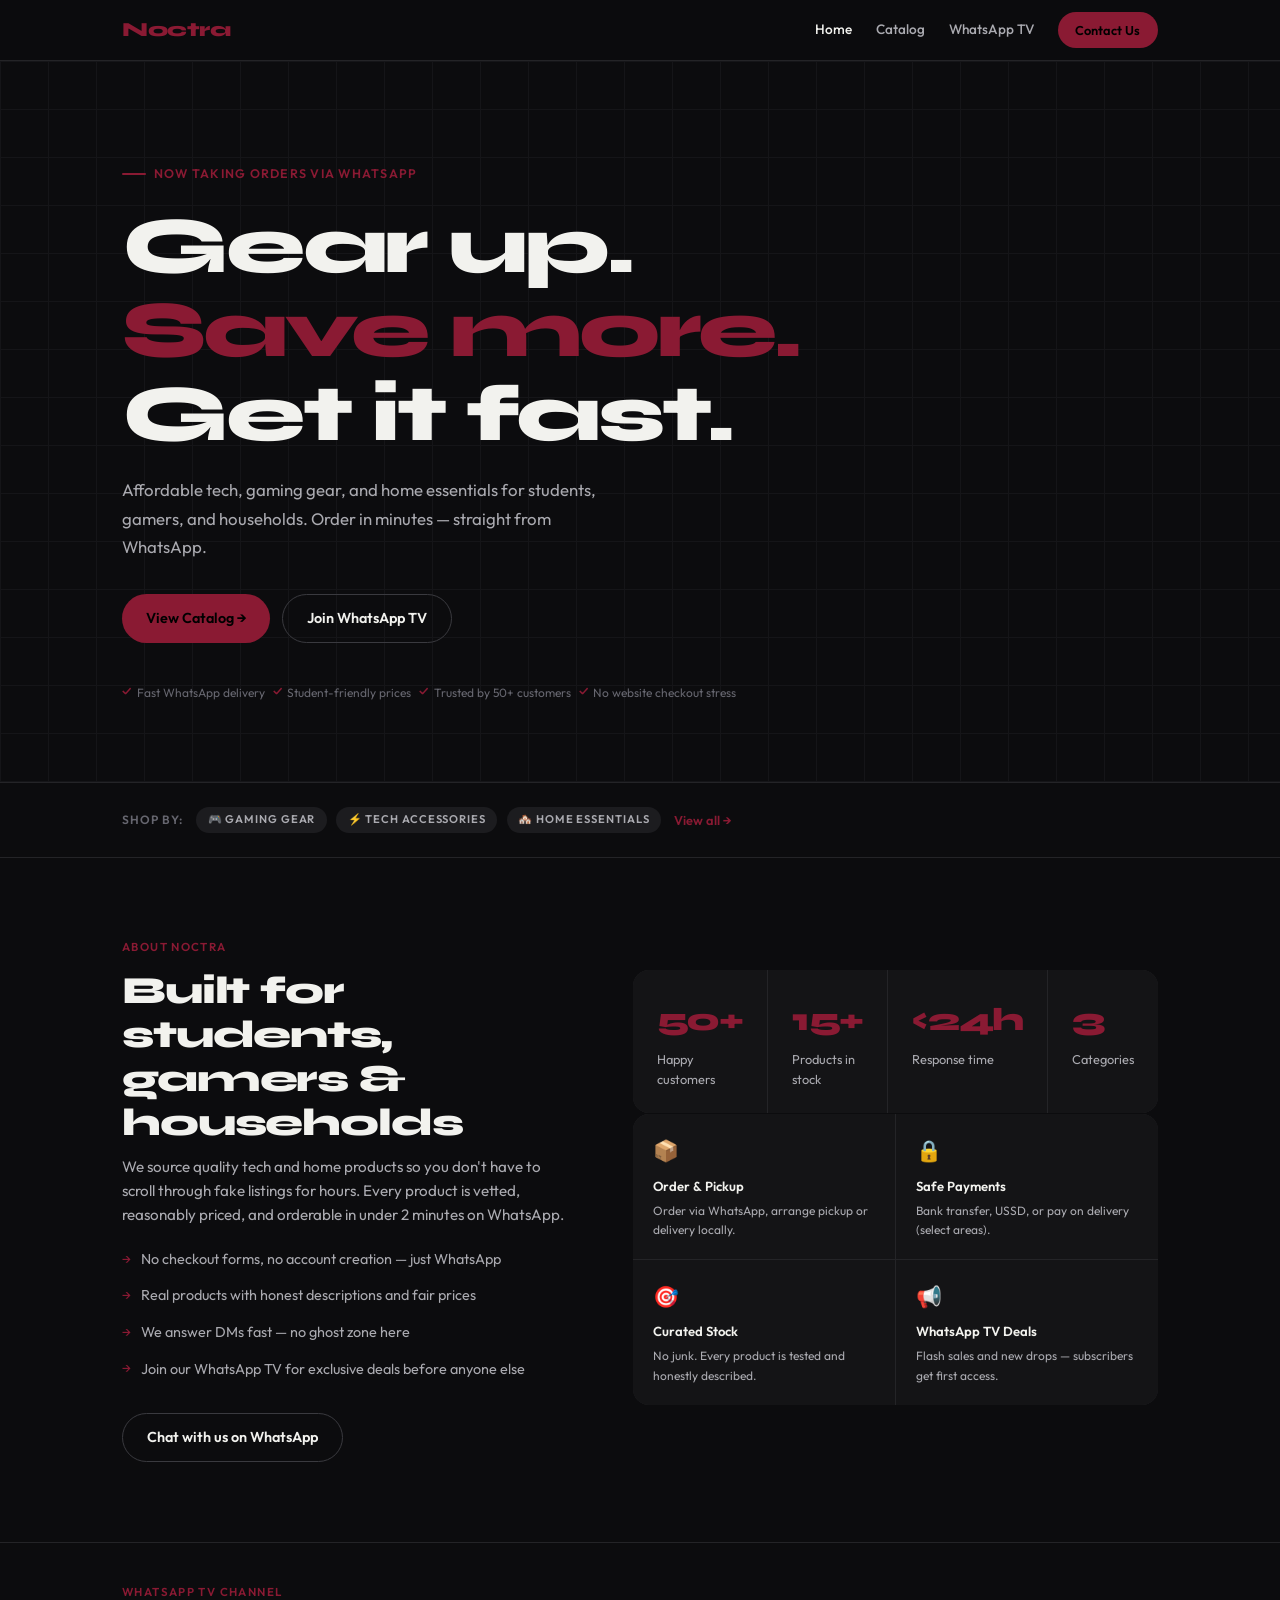
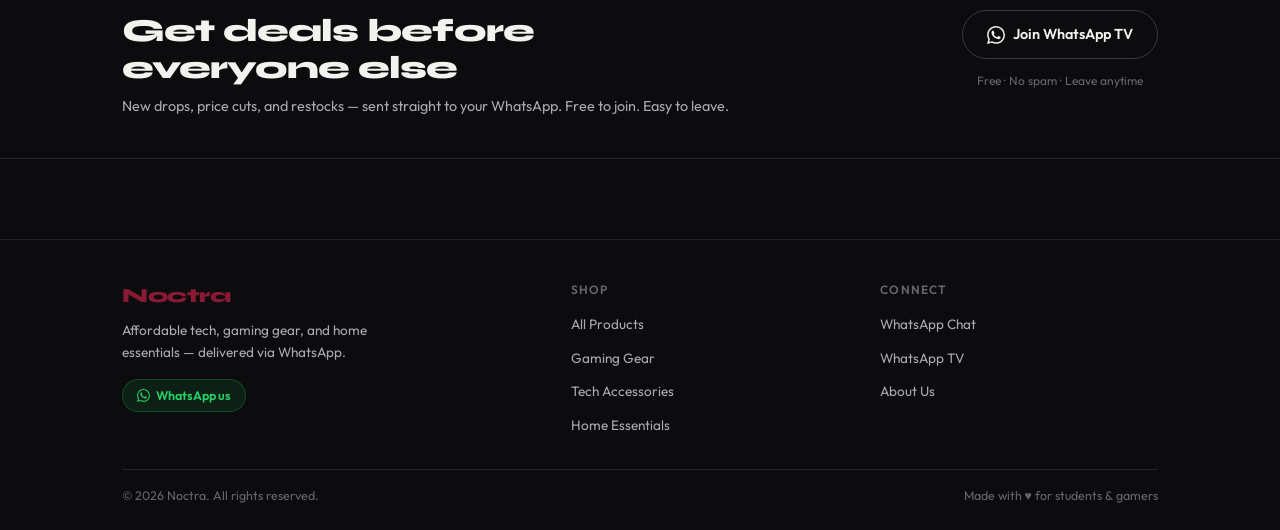
<file: index.html>
<!doctype html>
<html lang="en">
    <head>
        <meta charset="UTF-8" />
        <meta name="viewport" content="width=device-width, initial-scale=1.0" />
        <meta
            name="description"
            content="Noctra  — Affordable tech, gaming gear, and home essentials for students, gamers, and households. Order on WhatsApp."
        />
        <title>
            Noctra - Discover Updates, Tech Deals, Gaming & Home Essentials
        </title>
        <link rel="stylesheet" href="style.css" />
        <link rel="preconnect" href="https://fonts.googleapis.com" />
        <link rel="preconnect" href="https://fonts.gstatic.com" crossorigin />
    </head>
    <body>
        <!-- ═══ NAV ════════════════════════════════ -->
        <header class="nav">
            <div class="container nav__inner">
                <a href="index.html" class="nav__logo"><span>Noctra</span></a>

                <nav class="nav__links" aria-label="Primary">
                    <a href="index.html" class="nav__link active">Home</a>
                    <a href="catalog.html" class="nav__link">Catalog</a>
                    <a href="tv.html" class="nav__link">WhatsApp TV</a>
                    <a
                        href="#"
                        data-wa-contact
                        class="btn btn-primary nav__cta desktop-only"
                    >
                        Contact Us
                    </a>
                </nav>

                <button
                    class="nav__burger"
                    id="navBurger"
                    aria-expanded="false"
                    aria-label="Toggle menu"
                >
                    <span></span><span></span><span></span>
                </button>
            </div>

            <!-- mobile menu -->
            <div class="nav__mobile" id="navMobile" aria-hidden="false">
                <a href="index.html">Home</a>
                <a href="catalog.html">Catalog</a>
                <a href="tv.html">WhatsApp TV</a>
                <a href="#" data-wa-contact>Contact on WhatsApp</a>
            </div>
        </header>

        <main>
            <!-- ═══ HERO ═══════════════════════════════ -->
            <section class="hero">
                <div class="container hero__inner">
                    <div class="hero__eyebrow">
                        Now taking orders via WhatsApp
                    </div>

                    <h1 class="hero__title">
                        Gear up.<br />
                        <em>Save more.</em><br />
                        Get it fast.
                    </h1>

                    <p class="hero__sub">
                        Affordable tech, gaming gear, and home essentials for
                        students, gamers, and households. Order in minutes —
                        straight from WhatsApp.
                    </p>

                    <div class="hero__actions">
                        <a href="catalog.html" class="btn btn-primary">
                            View Catalog →
                        </a>
                        <a href="tv.html" class="btn btn-outline">
                            Join WhatsApp TV
                        </a>
                    </div>

                    <div class="hero__badge-row">
                        <span class="hero__badge">Fast WhatsApp delivery</span>
                        <span class="hero__badge">Student-friendly prices</span>
                        <span class="hero__badge"
                            >Trusted by 50+ customers</span
                        >
                        <span class="hero__badge"
                            >No website checkout stress</span
                        >
                    </div>
                </div>
            </section>

            <!-- ═══ CATEGORIES STRIP ════════════════════ -->
            <section
                style="padding: 1.5rem 0; border-top: 1px solid var(--border)"
            >
                <div class="container">
                    <div
                        style="
                            display: flex;
                            flex-wrap: wrap;
                            gap: 0.6rem;
                            align-items: center;
                        "
                    >
                        <span
                            style="
                                font-size: 0.75rem;
                                color: var(--text-3);
                                font-weight: 600;
                                letter-spacing: 0.08em;
                                text-transform: uppercase;
                                margin-right: 0.25rem;
                            "
                            >Shop by:</span
                        >
                        <a
                            href="catalog.html?filter=Gaming Gear"
                            class="tag"
                            style="
                                transition: all 0.2s;
                                border-color: transparent;
                            "
                            >🎮 Gaming Gear</a
                        >
                        <a
                            href="catalog.html?filter=Tech"
                            class="tag"
                            style="
                                transition: all 0.2s;
                                border-color: transparent;
                            "
                            >⚡ Tech Accessories</a
                        >
                        <a
                            href="catalog.html?filter=Home"
                            class="tag"
                            style="
                                transition: all 0.2s;
                                border-color: transparent;
                            "
                            >🏘️ Home Essentials</a
                        >
                        <a
                            href="catalog.html"
                            style="
                                font-size: 0.8rem;
                                color: var(--green);
                                font-weight: 600;
                                margin-left: 0.25rem;
                            "
                            >View all →</a
                        >
                    </div>
                </div>
            </section>

            <!-- ═══ ABOUT ════════════════════════════════ -->
            <section class="about" id="about">
                <div class="container about__grid">
                    <!-- Left -->
                    <div>
                        <p class="section-label">About Noctra</p>
                        <h2 class="section-title">
                            Built for students,<br />gamers &amp; households
                        </h2>
                        <p class="section-sub">
                            We source quality tech and home products so you
                            don't have to scroll through fake listings for
                            hours. Every product is vetted, reasonably priced,
                            and orderable in under 2 minutes on WhatsApp.
                        </p>

                        <ul class="about__list">
                            <li>
                                No checkout forms, no account creation — just
                                WhatsApp
                            </li>
                            <li>
                                Real products with honest descriptions and fair
                                prices
                            </li>
                            <li>We answer DMs fast — no ghost zone here</li>
                            <li>
                                Join our WhatsApp TV for exclusive deals before
                                anyone else
                            </li>
                        </ul>

                        <div style="margin-top: 2rem">
                            <a
                                href="#"
                                data-wa-contact
                                class="btn btn-outline"
                                style="display: inline-flex"
                            >
                                Chat with us on WhatsApp
                            </a>
                        </div>
                    </div>

                    <!-- Right — Stats -->
                    <div>
                        <div class="about__stat-row">
                            <div class="about__stat">
                                <div class="about__stat-num">50+</div>
                                <div class="about__stat-label">
                                    Happy customers
                                </div>
                            </div>
                            <div class="about__stat">
                                <div class="about__stat-num">15+</div>
                                <div class="about__stat-label">
                                    Products in stock
                                </div>
                            </div>
                            <div class="about__stat">
                                <div class="about__stat-num">&lt;24h</div>
                                <div class="about__stat-label">
                                    Response time
                                </div>
                            </div>
                            <div class="about__stat">
                                <div class="about__stat-num">3</div>
                                <div class="about__stat-label">Categories</div>
                            </div>
                        </div>

                        <!-- Feature tiles -->
                        <div
                            style="
                                display: grid;
                                grid-template-columns: 1fr 1fr;
                                gap: 1px;
                                background: var(--border);
                                border-radius: var(--radius-lg);
                                overflow: hidden;
                                margin-top: 1px;
                            "
                        >
                            <div
                                style="
                                    background: var(--surface);
                                    padding: 1.25rem;
                                "
                            >
                                <div
                                    style="
                                        font-size: 1.3rem;
                                        margin-bottom: 0.5rem;
                                    "
                                >
                                    📦
                                </div>
                                <div
                                    style="
                                        font-size: 0.82rem;
                                        font-weight: 600;
                                        margin-bottom: 0.25rem;
                                    "
                                >
                                    Order &amp; Pickup
                                </div>
                                <div
                                    style="
                                        font-size: 0.75rem;
                                        color: var(--text-2);
                                    "
                                >
                                    Order via WhatsApp, arrange pickup or
                                    delivery locally.
                                </div>
                            </div>
                            <div
                                style="
                                    background: var(--surface);
                                    padding: 1.25rem;
                                "
                            >
                                <div
                                    style="
                                        font-size: 1.3rem;
                                        margin-bottom: 0.5rem;
                                    "
                                >
                                    🔒
                                </div>
                                <div
                                    style="
                                        font-size: 0.82rem;
                                        font-weight: 600;
                                        margin-bottom: 0.25rem;
                                    "
                                >
                                    Safe Payments
                                </div>
                                <div
                                    style="
                                        font-size: 0.75rem;
                                        color: var(--text-2);
                                    "
                                >
                                    Bank transfer, USSD, or pay on delivery
                                    (select areas).
                                </div>
                            </div>
                            <div
                                style="
                                    background: var(--surface);
                                    padding: 1.25rem;
                                "
                            >
                                <div
                                    style="
                                        font-size: 1.3rem;
                                        margin-bottom: 0.5rem;
                                    "
                                >
                                    🎯
                                </div>
                                <div
                                    style="
                                        font-size: 0.82rem;
                                        font-weight: 600;
                                        margin-bottom: 0.25rem;
                                    "
                                >
                                    Curated Stock
                                </div>
                                <div
                                    style="
                                        font-size: 0.75rem;
                                        color: var(--text-2);
                                    "
                                >
                                    No junk. Every product is tested and
                                    honestly described.
                                </div>
                            </div>
                            <div
                                style="
                                    background: var(--surface);
                                    padding: 1.25rem;
                                "
                            >
                                <div
                                    style="
                                        font-size: 1.3rem;
                                        margin-bottom: 0.5rem;
                                    "
                                >
                                    📢
                                </div>
                                <div
                                    style="
                                        font-size: 0.82rem;
                                        font-weight: 600;
                                        margin-bottom: 0.25rem;
                                    "
                                >
                                    WhatsApp TV Deals
                                </div>
                                <div
                                    style="
                                        font-size: 0.75rem;
                                        color: var(--text-2);
                                    "
                                >
                                    Flash sales and new drops — subscribers get
                                    first access.
                                </div>
                            </div>
                        </div>
                    </div>
                </div>
            </section>

            <!-- ═══ WHATSAPP TV PROMO STRIP ══════════════ -->
            <section class="promo-strip">
                <div class="container promo-strip__inner">
                    <div class="promo-strip__text">
                        <div class="section-label">WhatsApp TV Channel</div>
                        <h2 class="section-title">
                            Get deals before<br />everyone else
                        </h2>
                        <p>
                            New drops, price cuts, and restocks — sent straight
                            to your WhatsApp. Free to join. Easy to leave.
                        </p>
                    </div>

                    <div
                        style="
                            display: flex;
                            flex-direction: column;
                            gap: 0.75rem;
                            flex-shrink: 0;
                        "
                    >
                        <a href="tv.html" class="btn btn-wa-outline">
                            <svg
                                width="18"
                                height="18"
                                viewBox="0 0 24 24"
                                fill="currentColor"
                                aria-hidden="true"
                            >
                                <path
                                    d="M17.472 14.382c-.297-.149-1.758-.867-2.03-.967-.273-.099-.471-.148-.67.15-.197.297-.767.966-.94 1.164-.173.199-.347.223-.644.075-.297-.15-1.255-.463-2.39-1.475-.883-.788-1.48-1.761-1.653-2.059-.173-.297-.018-.458.13-.606.134-.133.298-.347.446-.52.149-.174.198-.298.298-.497.099-.198.05-.371-.025-.52-.075-.149-.669-1.612-.916-2.207-.242-.579-.487-.5-.669-.51-.173-.008-.371-.01-.57-.01-.198 0-.52.074-.792.372-.272.297-1.04 1.016-1.04 2.479 0 1.462 1.065 2.875 1.213 3.074.149.198 2.096 3.2 5.077 4.487.709.306 1.262.489 1.694.625.712.227 1.36.195 1.871.118.571-.085 1.758-.719 2.006-1.413.248-.694.248-1.289.173-1.413-.074-.124-.272-.198-.57-.347m-5.421 7.403h-.004a9.87 9.87 0 01-5.031-1.378l-.361-.214-3.741.982.998-3.648-.235-.374a9.86 9.86 0 01-1.51-5.26c.001-5.45 4.436-9.884 9.888-9.884 2.64 0 5.122 1.03 6.988 2.898a9.825 9.825 0 012.893 6.994c-.003 5.45-4.437 9.884-9.885 9.884m8.413-18.297A11.815 11.815 0 0012.05 0C5.495 0 .16 5.335.157 11.892c0 2.096.547 4.142 1.588 5.945L.057 24l6.305-1.654a11.882 11.882 0 005.683 1.448h.005c6.554 0 11.89-5.335 11.893-11.893a11.821 11.821 0 00-3.48-8.413z"
                                />
                            </svg>
                            Join WhatsApp TV
                        </a>
                        <span
                            style="
                                font-size: 0.75rem;
                                color: var(--text-3);
                                text-align: center;
                            "
                            >Free · No spam · Leave anytime</span
                        >
                    </div>
                </div>
            </section>
        </main>

        <!-- ═══ FOOTER ═══════════════════════════════ -->
        <footer class="footer">
            <div class="container">
                <div class="footer__inner">
                    <div class="footer__brand">
                        <a href="index.html" class="nav__logo"
                            ><span>Noctra</span></a
                        >
                        <p>
                            Affordable tech, gaming gear, and home essentials —
                            delivered via WhatsApp.
                        </p>
                        <div style="margin-top: 1rem">
                            <a
                                href="#"
                                data-wa-contact
                                class="footer__wa-badge"
                            >
                                <svg
                                    width="13"
                                    height="13"
                                    viewBox="0 0 24 24"
                                    fill="currentColor"
                                    aria-hidden="true"
                                >
                                    <path
                                        d="M17.472 14.382c-.297-.149-1.758-.867-2.03-.967-.273-.099-.471-.148-.67.15-.197.297-.767.966-.94 1.164-.173.199-.347.223-.644.075-.297-.15-1.255-.463-2.39-1.475-.883-.788-1.48-1.761-1.653-2.059-.173-.297-.018-.458.13-.606.134-.133.298-.347.446-.52.149-.174.198-.298.298-.497.099-.198.05-.371-.025-.52-.075-.149-.669-1.612-.916-2.207-.242-.579-.487-.5-.669-.51-.173-.008-.371-.01-.57-.01-.198 0-.52.074-.792.372-.272.297-1.04 1.016-1.04 2.479 0 1.462 1.065 2.875 1.213 3.074.149.198 2.096 3.2 5.077 4.487.709.306 1.262.489 1.694.625.712.227 1.36.195 1.871.118.571-.085 1.758-.719 2.006-1.413.248-.694.248-1.289.173-1.413-.074-.124-.272-.198-.57-.347m-5.421 7.403h-.004a9.87 9.87 0 01-5.031-1.378l-.361-.214-3.741.982.998-3.648-.235-.374a9.86 9.86 0 01-1.51-5.26c.001-5.45 4.436-9.884 9.888-9.884 2.64 0 5.122 1.03 6.988 2.898a9.825 9.825 0 012.893 6.994c-.003 5.45-4.437 9.884-9.885 9.884m8.413-18.297A11.815 11.815 0 0012.05 0C5.495 0 .16 5.335.157 11.892c0 2.096.547 4.142 1.588 5.945L.057 24l6.305-1.654a11.882 11.882 0 005.683 1.448h.005c6.554 0 11.89-5.335 11.893-11.893a11.821 11.821 0 00-3.48-8.413z"
                                    />
                                </svg>
                                WhatsApp us
                            </a>
                        </div>
                    </div>

                    <div class="footer__links">
                        <h4>Shop</h4>
                        <ul>
                            <li><a href="catalog.html">All Products</a></li>
                            <li>
                                <a href="catalog.html?filter=Gaming Gear"
                                    >Gaming Gear</a
                                >
                            </li>
                            <li>
                                <a href="catalog.html?filter=Tech"
                                    >Tech Accessories</a
                                >
                            </li>
                            <li>
                                <a href="catalog.html?filter=Home"
                                    >Home Essentials</a
                                >
                            </li>
                        </ul>
                    </div>

                    <div class="footer__links">
                        <h4>Connect</h4>
                        <ul>
                            <li>
                                <a href="#" data-wa-contact>WhatsApp Chat</a>
                            </li>
                            <li><a href="tv.html">WhatsApp TV</a></li>
                            <li><a href="#about">About Us</a></li>
                        </ul>
                    </div>
                </div>

                <div class="footer__bottom">
                    <span>© 2026 Noctra. All rights reserved.</span>
                    <span>Made with ♥ for students &amp; gamers</span>
                </div>
            </div>
        </footer>

        <script src="script.js"></script>
    </body>
</html>
</file>
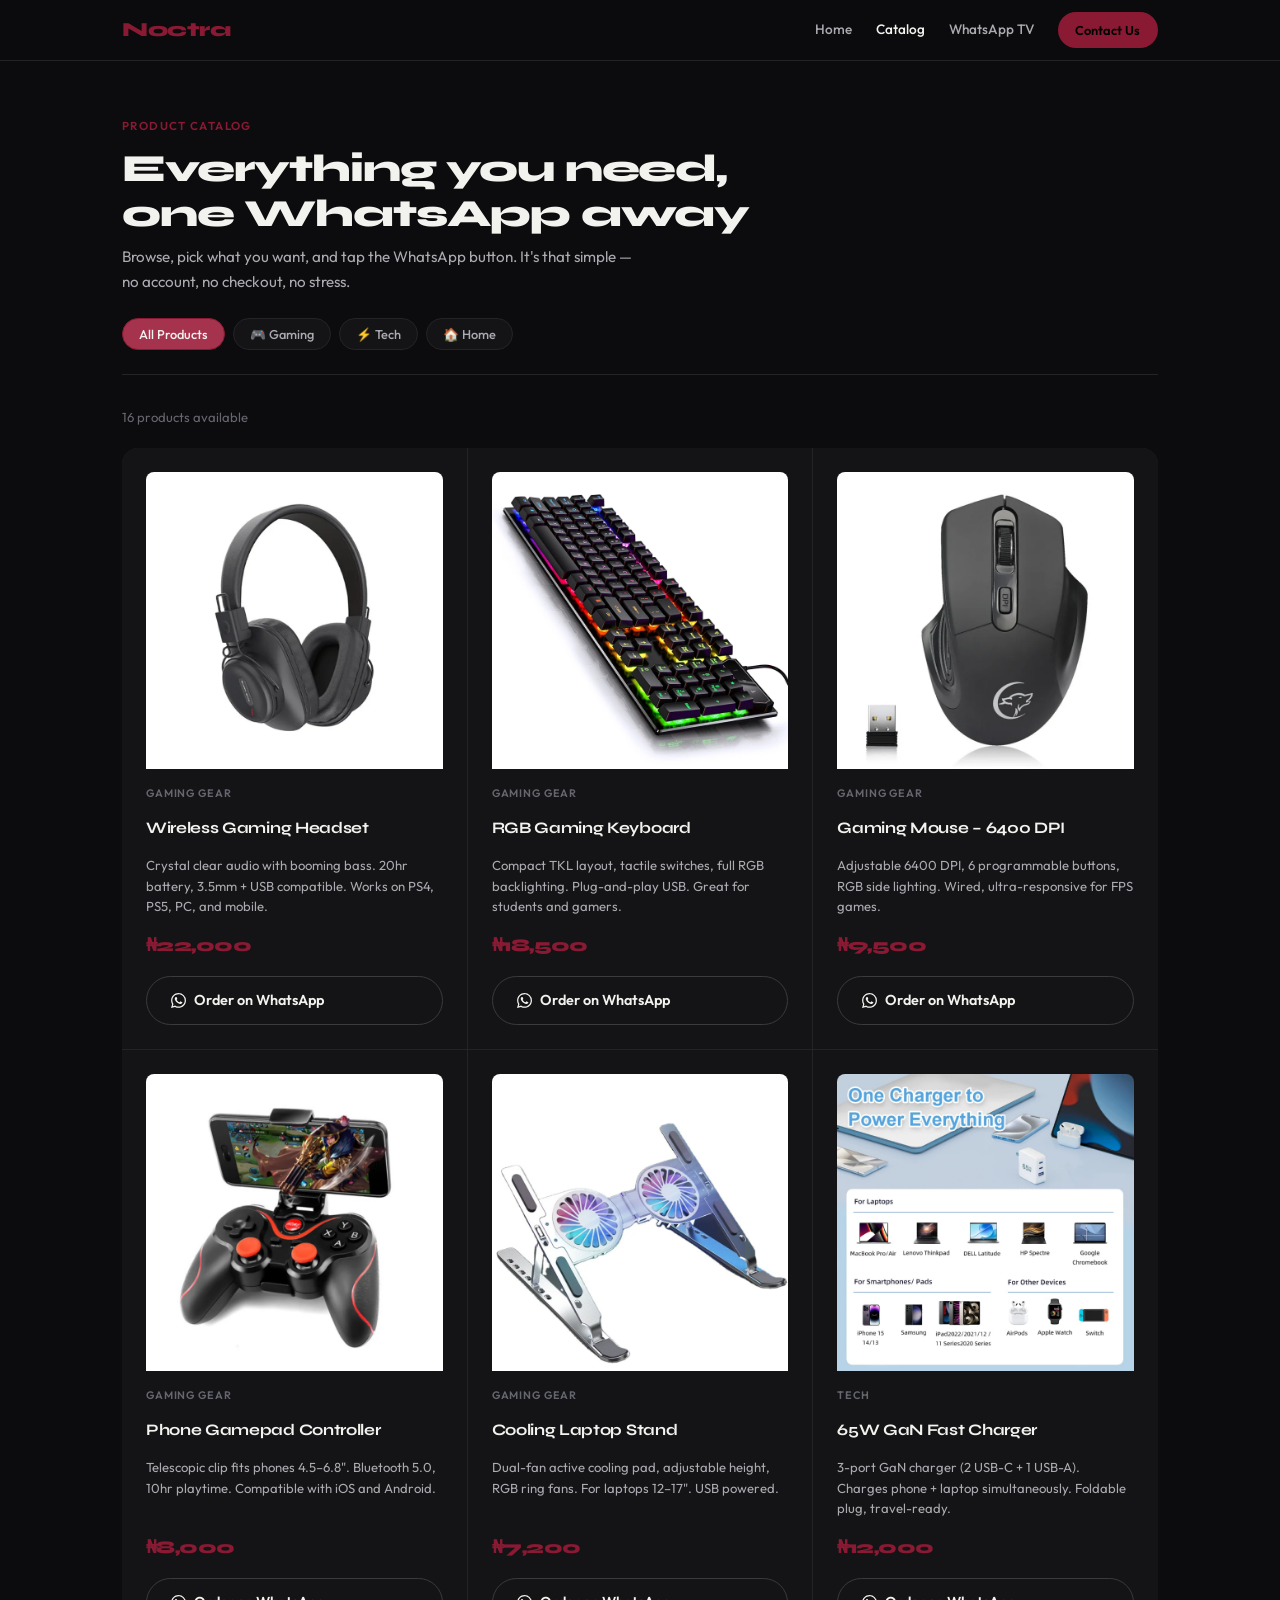
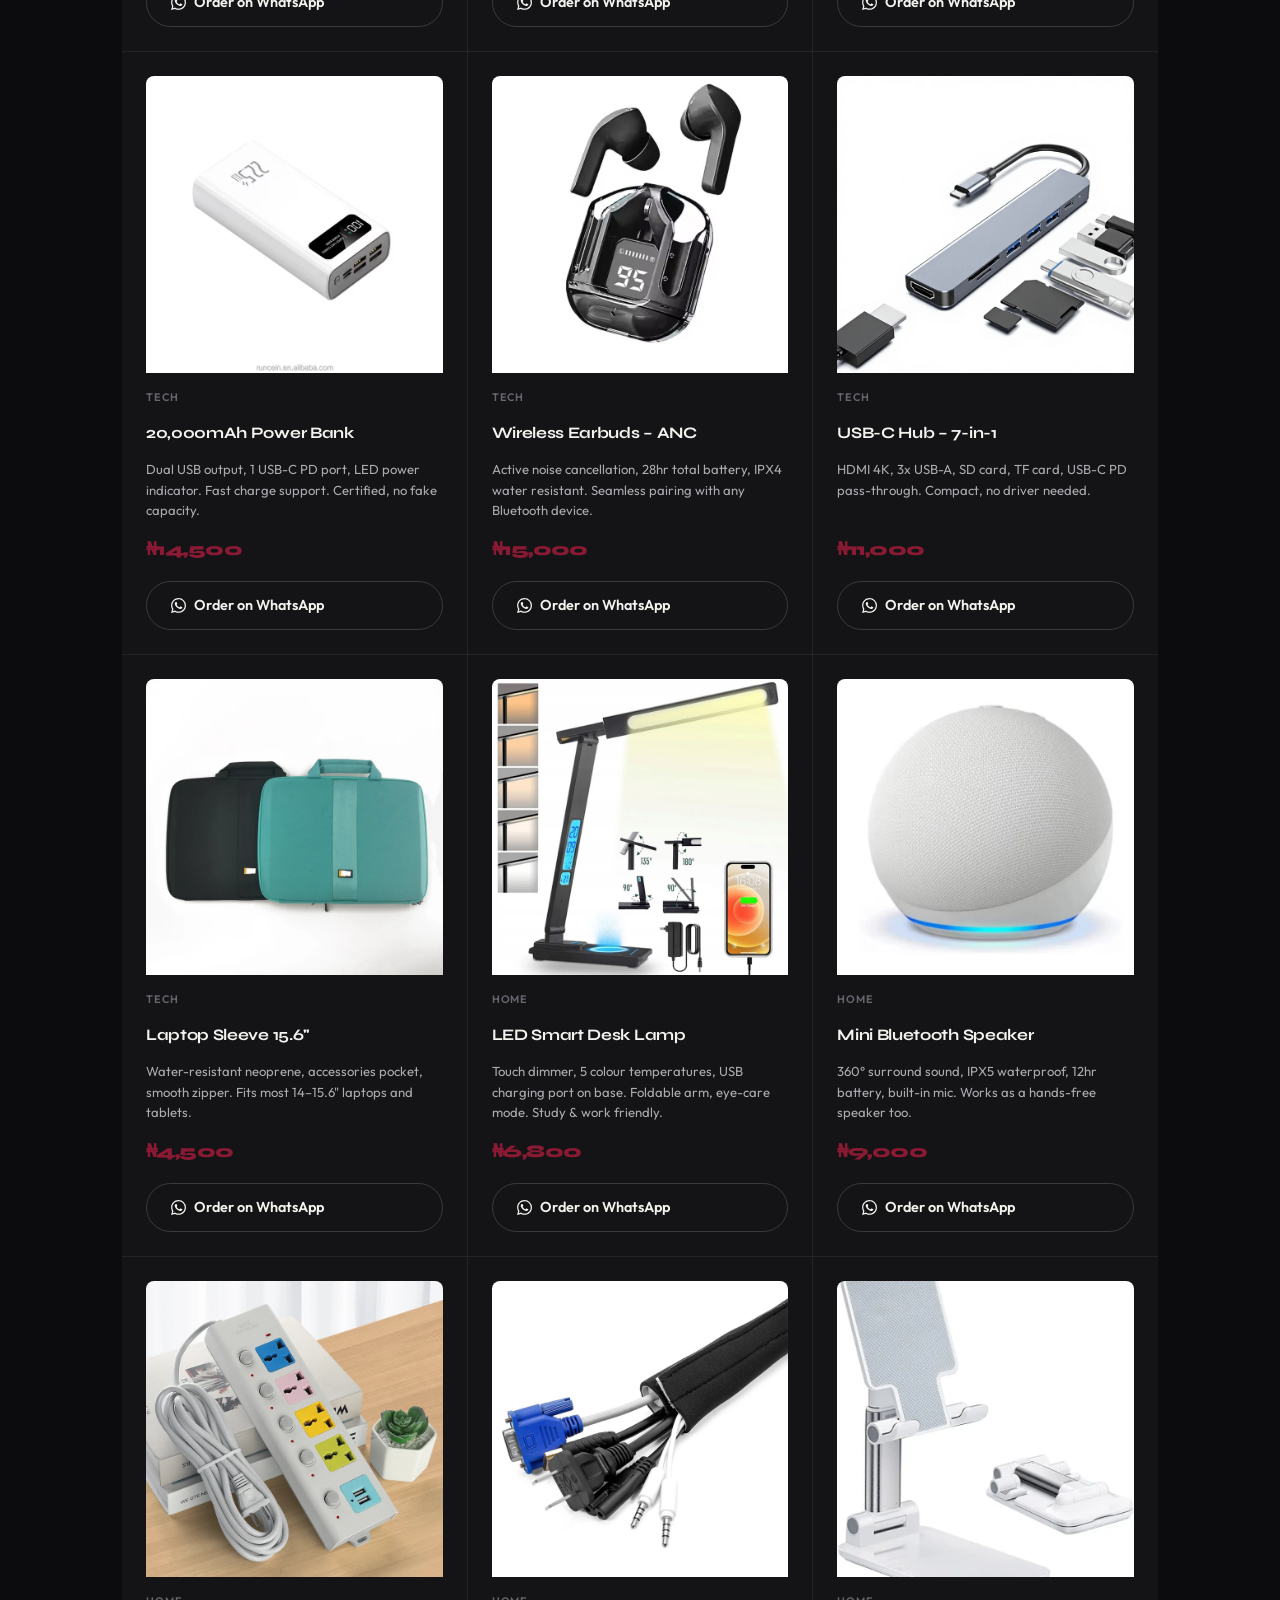
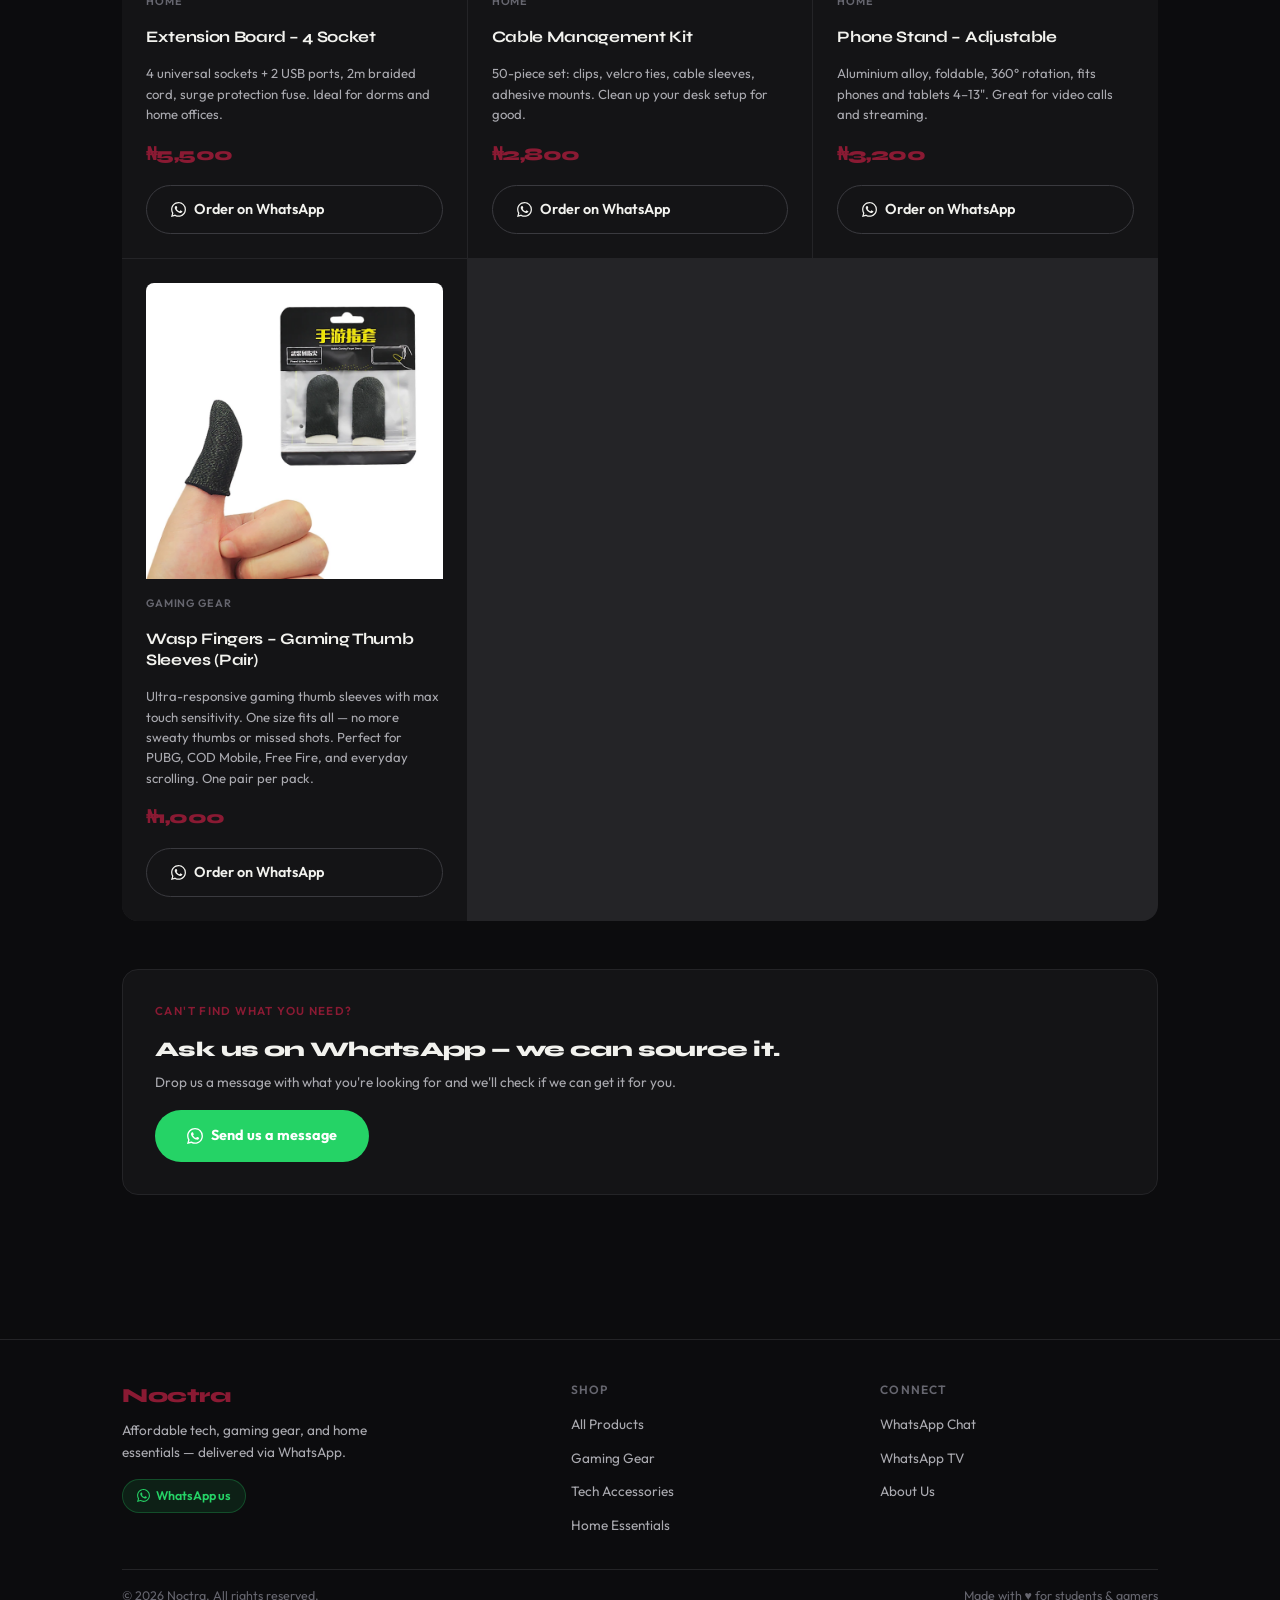
<file: catalog.html>
<!doctype html>
<html lang="en">
    <head>
        <meta charset="UTF-8" />
        <meta name="viewport" content="width=device-width, initial-scale=1.0" />
        <meta
            name="description"
            content="Noctra Catalog — Shop tech accessories, gaming gear, and home essentials. Order on WhatsApp instantly."
        />
        <meta
            name="viewport"
            content="width=device-width, initial-scale=1.0, user-scalable=no"
        />
        <title>Catalog - Noctra</title>
        <link rel="stylesheet" href="style.css" />
        <link rel="preconnect" href="https://fonts.googleapis.com" />
        <link rel="preconnect" href="https://fonts.gstatic.com" crossorigin />
    </head>
    <body>
        <!-- ═══ NAV ════════════════════════════════ -->
        <header class="nav">
            <div class="container nav__inner">
                <a href="index.html" class="nav__logo"><span>Noctra</span></a>

                <nav class="nav__links" aria-label="Primary">
                    <a href="index.html" class="nav__link">Home</a>
                    <a href="catalog.html" class="nav__link active">Catalog</a>
                    <a href="tv.html" class="nav__link">WhatsApp TV</a>
                    <a
                        href="#"
                        data-wa-contact
                        class="btn btn-primary nav__cta desktop-only"
                    >
                        Contact Us
                    </a>
                </nav>

                <button
                    class="nav__burger"
                    id="navBurger"
                    aria-expanded="false"
                    aria-label="Toggle menu"
                >
                    <span></span><span></span><span></span>
                </button>
            </div>

            <div class="nav__mobile" id="navMobile">
                <a href="index.html">Home</a>
                <a href="catalog.html">Catalog</a>
                <a href="tv.html">WhatsApp TV</a>
                <a href="#" data-wa-contact>Contact on WhatsApp</a>
            </div>
        </header>

        <main>
            <!-- ═══ CATALOG HERO ══════════════════════ -->
            <section class="catalog-hero">
                <div class="container">
                    <p class="section-label">Product Catalog</p>
                    <h1 class="section-title">
                        Everything you need,<br />one WhatsApp away
                    </h1>
                    <p class="section-sub">
                        Browse, pick what you want, and tap the WhatsApp button.
                        It's that simple — no account, no checkout, no stress.
                    </p>

                    <!-- Filter bar -->
                    <div
                        class="filter-bar"
                        role="group"
                        aria-label="Filter products by category"
                    >
                        <button class="filter-btn active" data-filter="All">
                            All Products
                        </button>
                        <button class="filter-btn" data-filter="Gaming Gear">
                            🎮 Gaming
                        </button>
                        <button class="filter-btn" data-filter="Tech">
                            ⚡ Tech
                        </button>
                        <button class="filter-btn" data-filter="Home">
                            🏠 Home
                        </button>
                    </div>
                </div>
            </section>

            <!-- ═══ PRODUCT GRID ══════════════════════ -->
            <section class="products-section">
                <div class="container">
                    <!-- count -->
                    <p
                        class="products-count"
                        id="productsCount"
                        aria-live="polite"
                    >
                        Loading…
                    </p>

                    <!-- JS renders cards here -->
                    <div class="products-grid" id="productsGrid" role="list">
                        <!-- populated by script.js -->
                    </div>

                    <!-- WhatsApp CTA under grid -->
                    <div
                        style="
                            margin-top: 3rem;
                            background: var(--surface);
                            border: 1px solid var(--border);
                            border-radius: var(--radius-lg);
                            padding: 2rem;
                            display: flex;
                            flex-direction: column;
                            gap: 1rem;
                            align-items: flex-start;
                        "
                    >
                        <div>
                            <p class="section-label">
                                Can't find what you need?
                            </p>
                            <h2
                                style="
                                    font-family: var(--font-display);
                                    font-size: 1.3rem;
                                    font-weight: 800;
                                    letter-spacing: -0.03em;
                                "
                            >
                                Ask us on WhatsApp — we can source it.
                            </h2>
                            <p
                                style="
                                    font-size: 0.85rem;
                                    color: var(--text-2);
                                    margin-top: 0.4rem;
                                "
                            >
                                Drop us a message with what you're looking for
                                and we'll check if we can get it for you.
                            </p>
                        </div>
                        <a
                            href="#"
                            data-wa-contact
                            class="btn btn-wa-lg"
                            style="font-size: 0.9rem"
                        >
                            <svg
                                width="16"
                                height="16"
                                viewBox="0 0 24 24"
                                fill="currentColor"
                                aria-hidden="true"
                            >
                                <path
                                    d="M17.472 14.382c-.297-.149-1.758-.867-2.03-.967-.273-.099-.471-.148-.67.15-.197.297-.767.966-.94 1.164-.173.199-.347.223-.644.075-.297-.15-1.255-.463-2.39-1.475-.883-.788-1.48-1.761-1.653-2.059-.173-.297-.018-.458.13-.606.134-.133.298-.347.446-.52.149-.174.198-.298.298-.497.099-.198.05-.371-.025-.52-.075-.149-.669-1.612-.916-2.207-.242-.579-.487-.5-.669-.51-.173-.008-.371-.01-.57-.01-.198 0-.52.074-.792.372-.272.297-1.04 1.016-1.04 2.479 0 1.462 1.065 2.875 1.213 3.074.149.198 2.096 3.2 5.077 4.487.709.306 1.262.489 1.694.625.712.227 1.36.195 1.871.118.571-.085 1.758-.719 2.006-1.413.248-.694.248-1.289.173-1.413-.074-.124-.272-.198-.57-.347m-5.421 7.403h-.004a9.87 9.87 0 01-5.031-1.378l-.361-.214-3.741.982.998-3.648-.235-.374a9.86 9.86 0 01-1.51-5.26c.001-5.45 4.436-9.884 9.888-9.884 2.64 0 5.122 1.03 6.988 2.898a9.825 9.825 0 012.893 6.994c-.003 5.45-4.437 9.884-9.885 9.884m8.413-18.297A11.815 11.815 0 0012.05 0C5.495 0 .16 5.335.157 11.892c0 2.096.547 4.142 1.588 5.945L.057 24l6.305-1.654a11.882 11.882 0 005.683 1.448h.005c6.554 0 11.89-5.335 11.893-11.893a11.821 11.821 0 00-3.48-8.413z"
                                />
                            </svg>
                            Send us a message
                        </a>
                    </div>
                </div>
            </section>
        </main>

        <!-- ═══ FOOTER ═══════════════════════════════ -->
        <footer class="footer">
            <div class="container">
                <div class="footer__inner">
                    <div class="footer__brand">
                        <a href="index.html" class="nav__logo"
                            ><span>Noctra</span></a
                        >
                        <p>
                            Affordable tech, gaming gear, and home essentials —
                            delivered via WhatsApp.
                        </p>
                        <div style="margin-top: 1rem">
                            <a
                                href="#"
                                data-wa-contact
                                class="footer__wa-badge"
                            >
                                <svg
                                    width="13"
                                    height="13"
                                    viewBox="0 0 24 24"
                                    fill="currentColor"
                                    aria-hidden="true"
                                >
                                    <path
                                        d="M17.472 14.382c-.297-.149-1.758-.867-2.03-.967-.273-.099-.471-.148-.67.15-.197.297-.767.966-.94 1.164-.173.199-.347.223-.644.075-.297-.15-1.255-.463-2.39-1.475-.883-.788-1.48-1.761-1.653-2.059-.173-.297-.018-.458.13-.606.134-.133.298-.347.446-.52.149-.174.198-.298.298-.497.099-.198.05-.371-.025-.52-.075-.149-.669-1.612-.916-2.207-.242-.579-.487-.5-.669-.51-.173-.008-.371-.01-.57-.01-.198 0-.52.074-.792.372-.272.297-1.04 1.016-1.04 2.479 0 1.462 1.065 2.875 1.213 3.074.149.198 2.096 3.2 5.077 4.487.709.306 1.262.489 1.694.625.712.227 1.36.195 1.871.118.571-.085 1.758-.719 2.006-1.413.248-.694.248-1.289.173-1.413-.074-.124-.272-.198-.57-.347m-5.421 7.403h-.004a9.87 9.87 0 01-5.031-1.378l-.361-.214-3.741.982.998-3.648-.235-.374a9.86 9.86 0 01-1.51-5.26c.001-5.45 4.436-9.884 9.888-9.884 2.64 0 5.122 1.03 6.988 2.898a9.825 9.825 0 012.893 6.994c-.003 5.45-4.437 9.884-9.885 9.884m8.413-18.297A11.815 11.815 0 0012.05 0C5.495 0 .16 5.335.157 11.892c0 2.096.547 4.142 1.588 5.945L.057 24l6.305-1.654a11.882 11.882 0 005.683 1.448h.005c6.554 0 11.89-5.335 11.893-11.893a11.821 11.821 0 00-3.48-8.413z"
                                    />
                                </svg>
                                WhatsApp us
                            </a>
                        </div>
                    </div>
                    <div class="footer__links">
                        <h4>Shop</h4>
                        <ul>
                            <li><a href="catalog.html">All Products</a></li>
                            <li>
                                <a href="catalog.html?filter=Gaming Gear"
                                    >Gaming Gear</a
                                >
                            </li>
                            <li>
                                <a href="catalog.html?filter=Tech"
                                    >Tech Accessories</a
                                >
                            </li>
                            <li>
                                <a href="catalog.html?filter=Home"
                                    >Home Essentials</a
                                >
                            </li>
                        </ul>
                    </div>
                    <div class="footer__links">
                        <h4>Connect</h4>
                        <ul>
                            <li>
                                <a href="#" data-wa-contact>WhatsApp Chat</a>
                            </li>
                            <li><a href="tv.html">WhatsApp TV</a></li>
                            <li><a href="index.html#about">About Us</a></li>
                        </ul>
                    </div>
                </div>
                <div class="footer__bottom">
                    <span>© 2026 Noctra. All rights reserved.</span>
                    <span>Made with ♥ for students &amp; gamers</span>
                </div>
            </div>
        </footer>

        <script src="script.js"></script>
        <script>
            // Handle ?filter= URL param to auto-select a category on page load
            (function () {
                const params = new URLSearchParams(window.location.search);
                const filterParam = params.get("filter");
                if (filterParam) {
                    document.addEventListener("DOMContentLoaded", () => {
                        const btn = document.querySelector(
                            `.filter-btn[data-filter="${filterParam}"]`
                        );
                        if (btn) {
                            btn.click();
                        }
                    });
                }
            })();
        </script>
    </body>
</html>
</file>
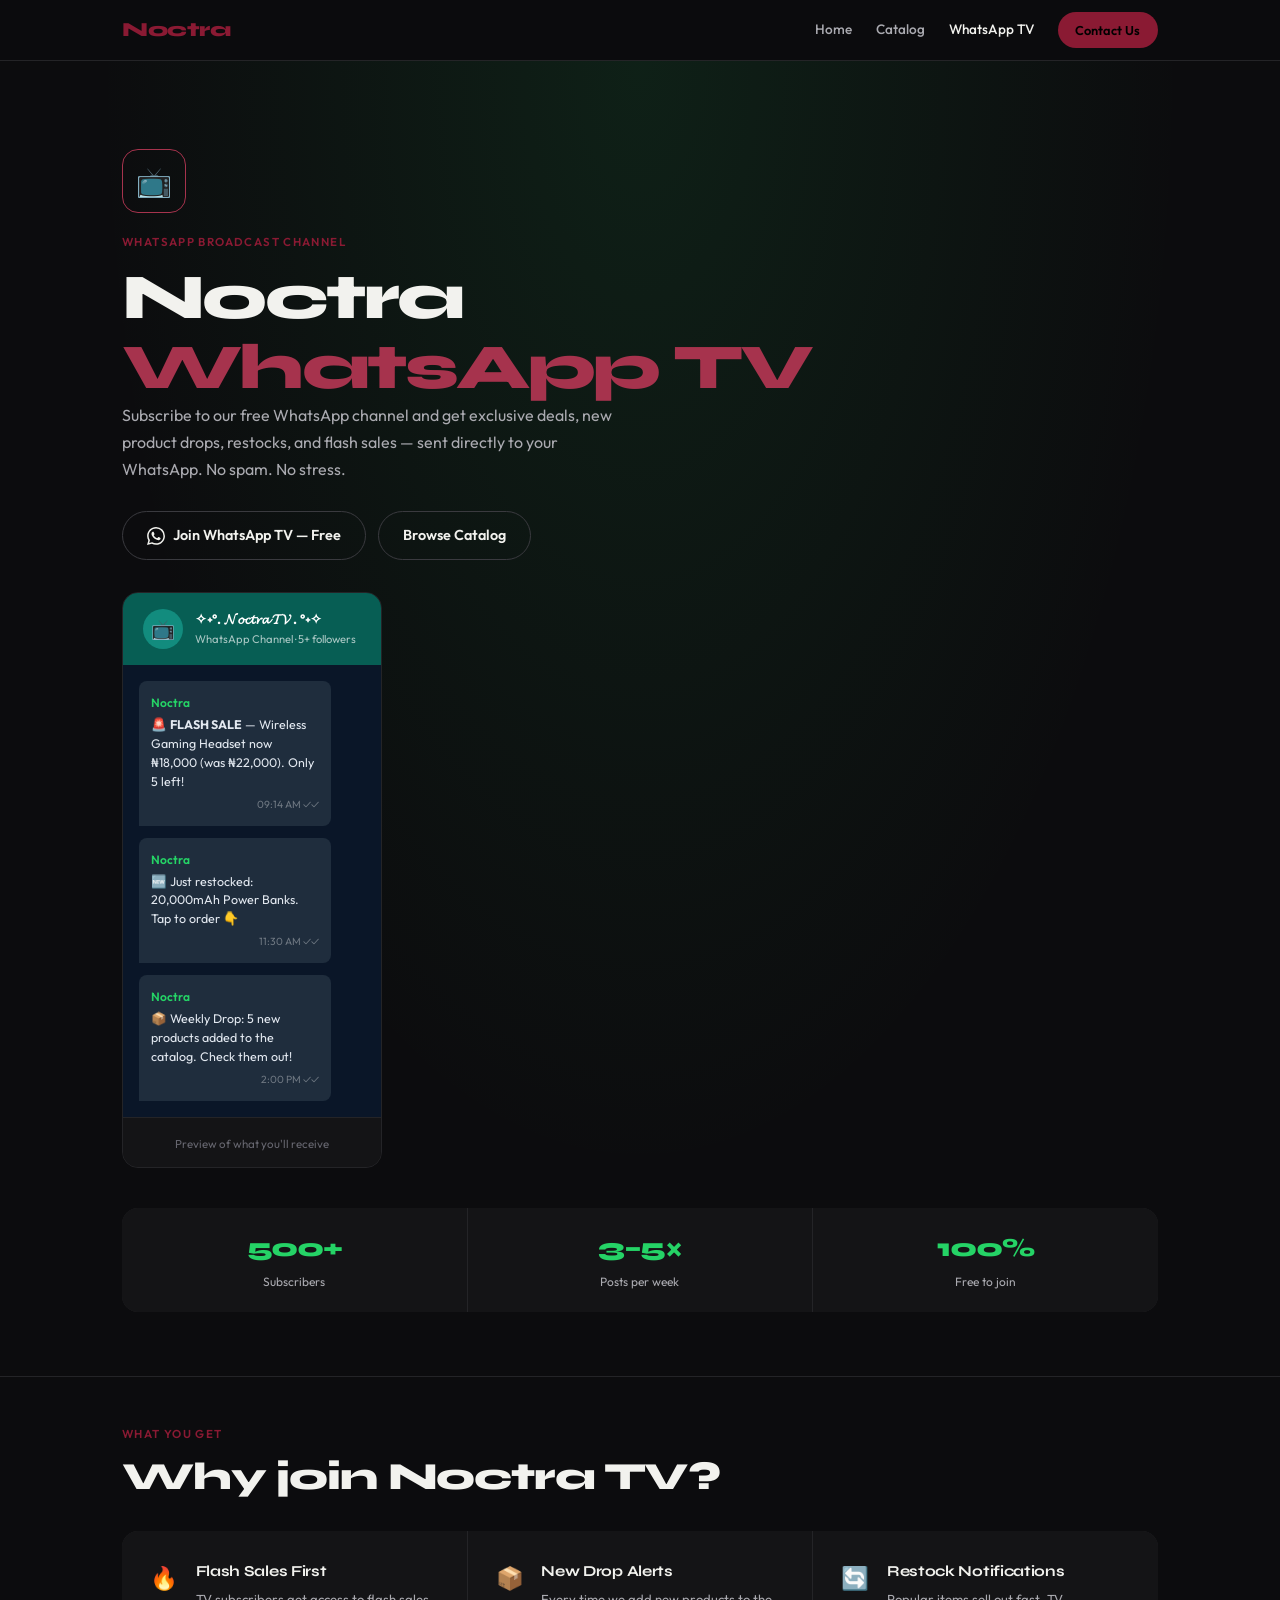
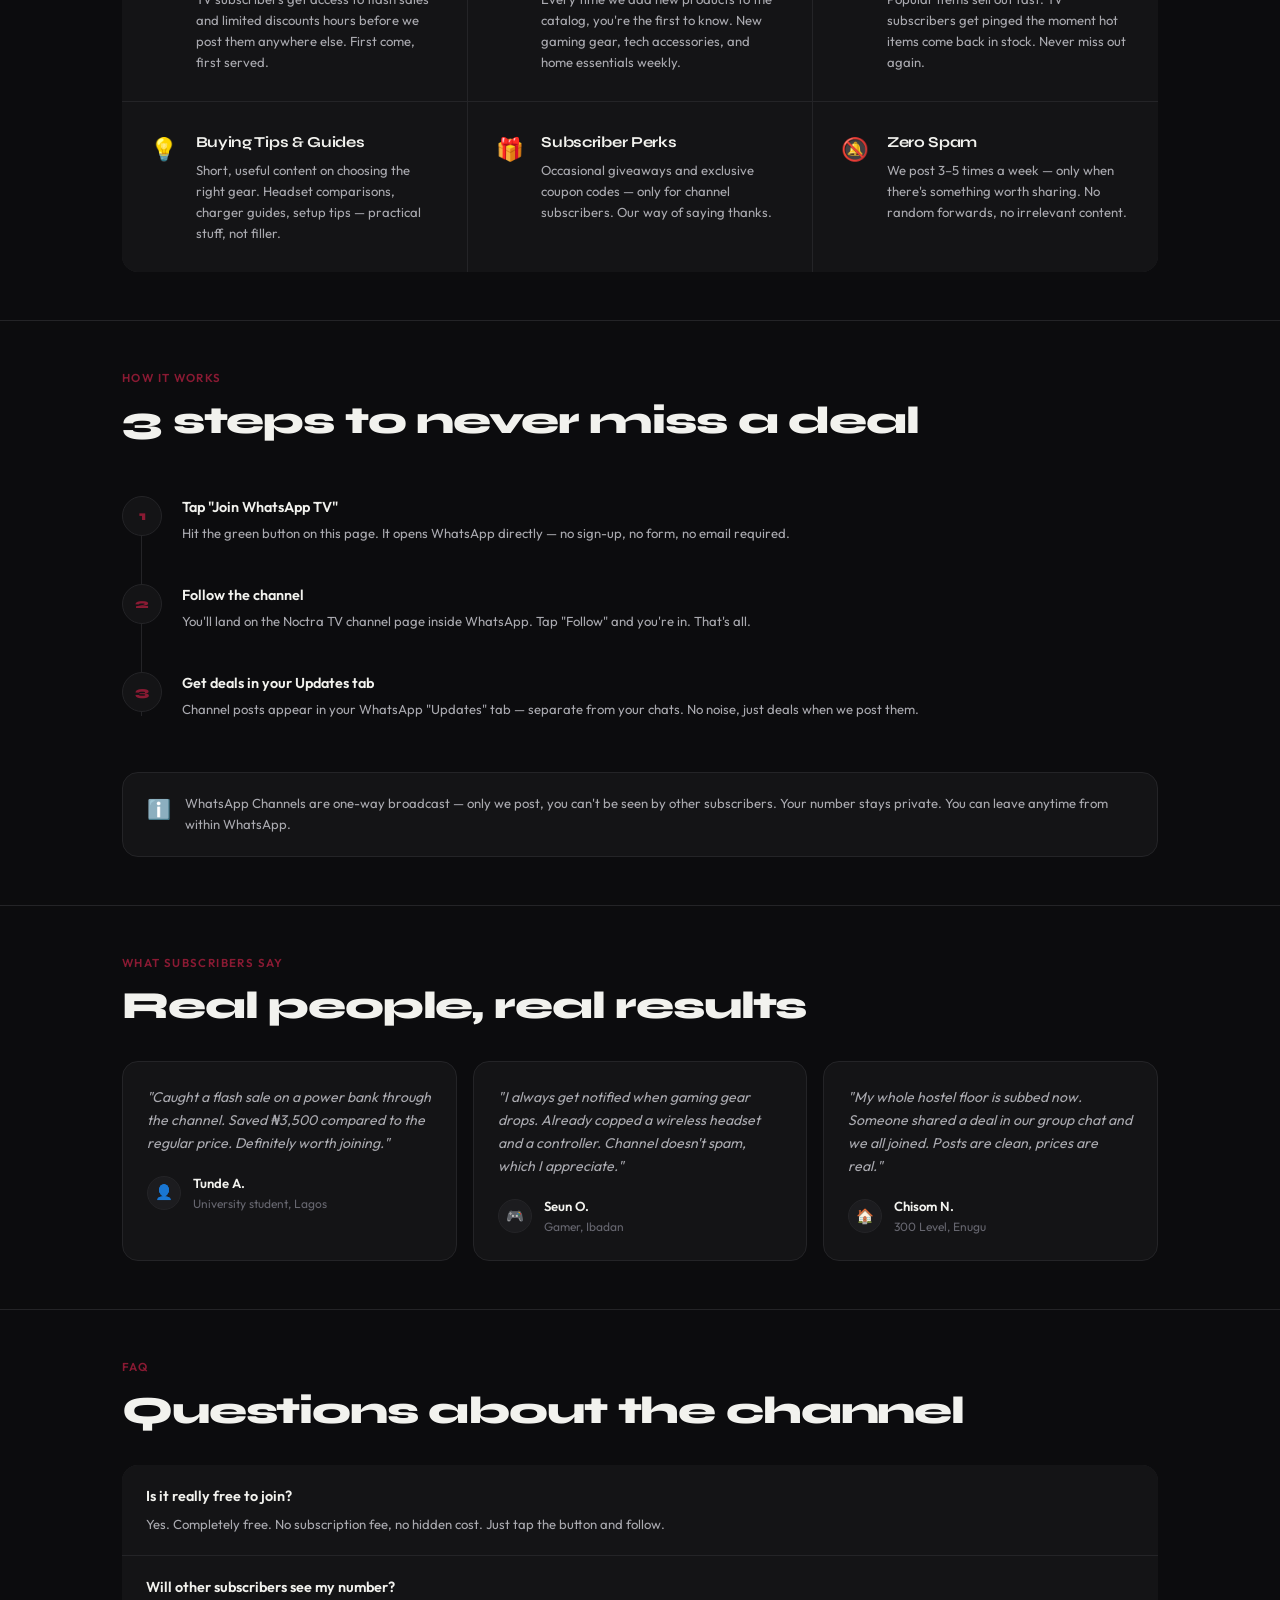
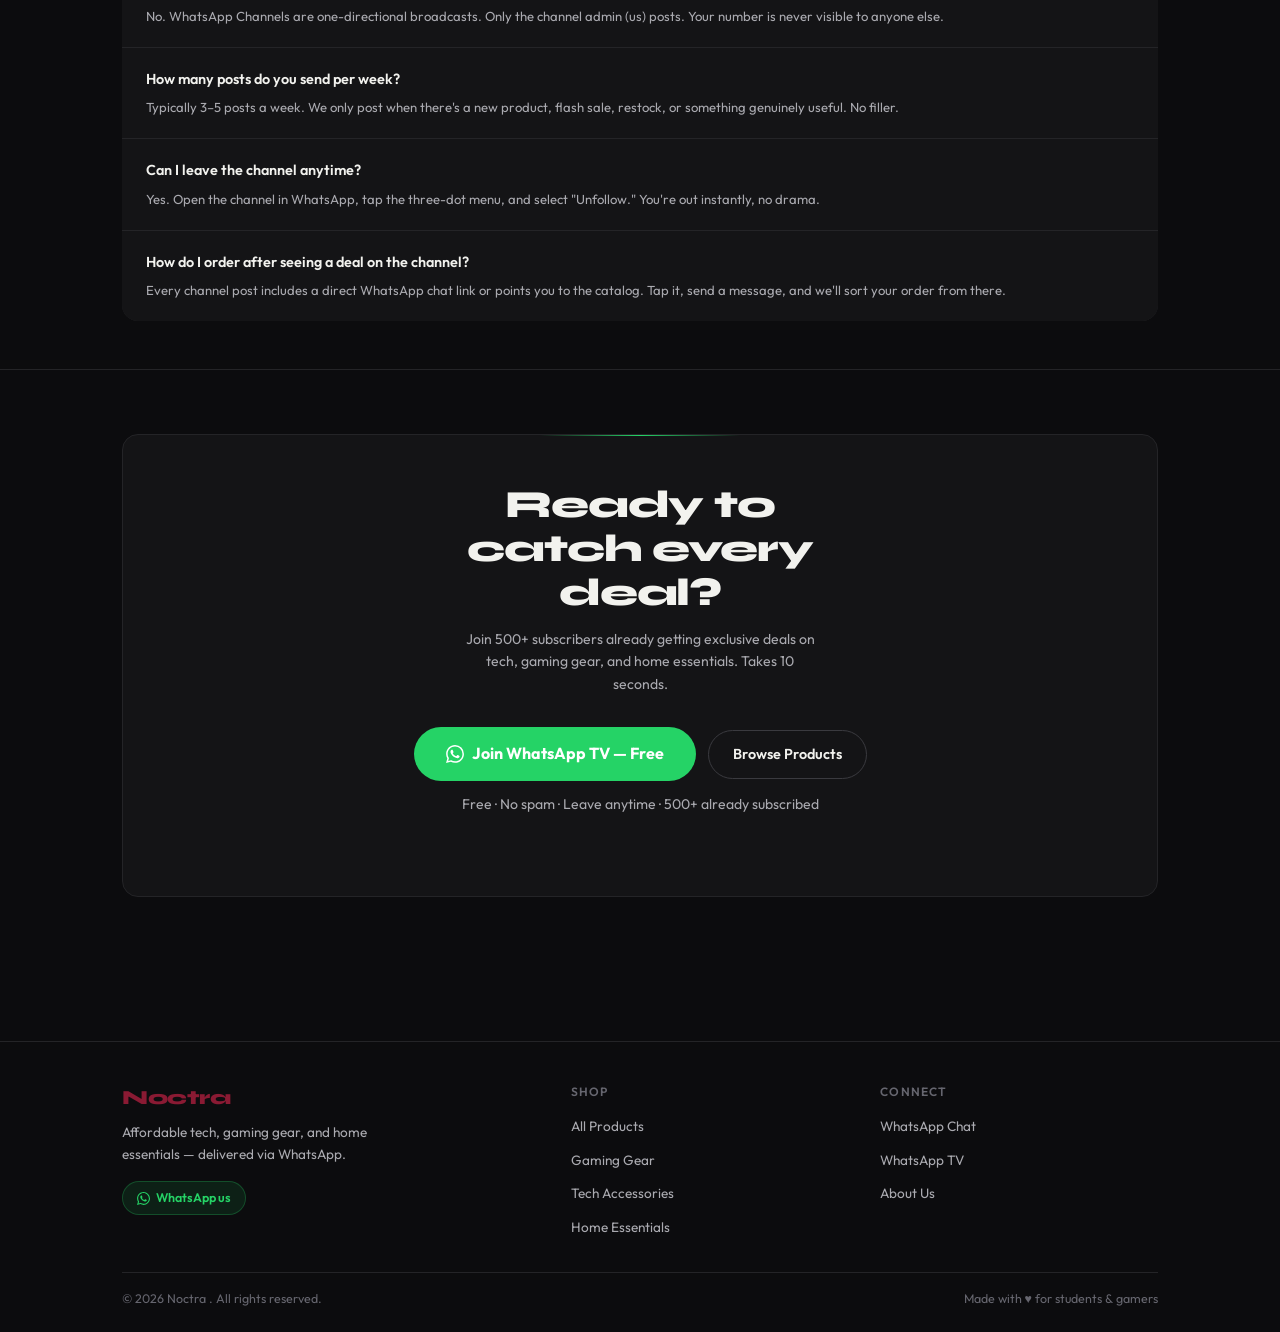
<file: tv.html>
<!doctype html>
<html lang="en">
    <head>
        <meta charset="UTF-8" />
        <meta name="viewport" content="width=device-width, initial-scale=1.0" />
        <meta
            name="description"
            content="Join Noctra 's WhatsApp TV — get exclusive deals, new product drops, and flash sales sent straight to your WhatsApp."
        />
        <title>WhatsApp TV — Noctra</title>
        <link rel="stylesheet" href="style.css" />
        <link rel="preconnect" href="https://fonts.googleapis.com" />
        <link rel="preconnect" href="https://fonts.gstatic.com" crossorigin />
        <style>
            /* Page-specific extras */
            .tv-stat-row {
                display: grid;
                grid-template-columns: repeat(3, 1fr);
                gap: 1px;
                background: var(--border);
                border-radius: var(--radius-lg);
                overflow: hidden;
                margin-top: 2.5rem;
            }
            .tv-stat {
                background: var(--surface);
                padding: 1.25rem 1rem;
                text-align: center;
            }
            .tv-stat__num {
                font-family: var(--font-display);
                font-size: 1.6rem;
                font-weight: 800;
                color: var(--wa-green);
                letter-spacing: -0.04em;
            }
            .tv-stat__label {
                font-size: 0.75rem;
                color: var(--text-2);
                margin-top: 0.2rem;
            }

            .faq {
                padding: 3rem 0;
                border-top: 1px solid var(--border);
            }
            .faq__list {
                display: flex;
                flex-direction: column;
                gap: 1px;
                background: var(--border);
                border-radius: var(--radius-lg);
                overflow: hidden;
                margin-top: 2rem;
            }
            .faq__item {
                background: var(--surface);
                padding: 1.25rem 1.5rem;
            }
            .faq__item h4 {
                font-size: 0.9rem;
                font-weight: 600;
                margin-bottom: 0.4rem;
            }
            .faq__item p {
                font-size: 0.82rem;
                color: var(--text-2);
                line-height: 1.6;
            }

            .testimonials {
                padding: 3rem 0;
                border-top: 1px solid var(--border);
            }
            .testimonials__grid {
                display: grid;
                grid-template-columns: 1fr;
                gap: 1rem;
                margin-top: 2rem;
            }
            .testimonial-card {
                background: var(--surface);
                border: 1px solid var(--border);
                border-radius: var(--radius-lg);
                padding: 1.5rem;
            }
            .testimonial-card__text {
                font-size: 0.88rem;
                color: var(--text-2);
                line-height: 1.65;
                font-style: italic;
            }
            .testimonial-card__author {
                display: flex;
                align-items: center;
                gap: 0.75rem;
                margin-top: 1.1rem;
            }
            .testimonial-card__avatar {
                width: 34px;
                height: 34px;
                border-radius: 50%;
                background: var(--surface-2);
                border: 1px solid var(--border);
                display: flex;
                align-items: center;
                justify-content: center;
                font-size: 0.9rem;
            }
            .testimonial-card__name {
                font-size: 0.82rem;
                font-weight: 600;
            }
            .testimonial-card__handle {
                font-size: 0.75rem;
                color: var(--text-3);
            }

            @media (min-width: 640px) {
                .testimonials__grid {
                    grid-template-columns: repeat(3, 1fr);
                }
                .tv-hero__inner {
                    flex-direction: row;
                    align-items: flex-start;
                    justify-content: space-between;
                    gap: 3rem;
                }
                .tv-hero__content {
                    flex: 1;
                }
                .tv-hero__aside {
                    flex-shrink: 0;
                    width: 260px;
                }
            }
        </style>
    </head>
    <body>
        <!-- ═══ NAV ════════════════════════════════ -->
        <header class="nav">
            <div class="container nav__inner">
                <a href="index.html" class="nav__logo"><span>Noctra</span></a>

                <nav class="nav__links" aria-label="Primary">
                    <a href="index.html" class="nav__link">Home</a>
                    <a href="catalog.html" class="nav__link">Catalog</a>
                    <a href="tv.html" class="nav__link active">WhatsApp TV</a>
                    <a
                        href="#"
                        data-wa-contact
                        class="btn btn-primary nav__cta desktop-only"
                    >
                        Contact Us
                    </a>
                </nav>

                <button
                    class="nav__burger"
                    id="navBurger"
                    aria-expanded="false"
                    aria-label="Toggle menu"
                >
                    <span></span><span></span><span></span>
                </button>
            </div>

            <div class="nav__mobile" id="navMobile">
                <a href="index.html">Home</a>
                <a href="catalog.html">Catalog</a>
                <a href="tv.html">WhatsApp TV</a>
                <a href="#" data-wa-contact>Contact on WhatsApp</a>
            </div>
        </header>

        <main>
            <!-- ═══ TV HERO ═══════════════════════════ -->
            <section class="tv-hero">
                <div class="container">
                    <div
                        class="tv-hero__inner"
                        style="display: flex; flex-direction: column; gap: 2rem"
                    >
                        <div class="tv-hero__content">
                            <div class="tv-hero__icon">📺</div>

                            <div style="margin-top: 1.25rem">
                                <p class="section-label">
                                    WhatsApp Broadcast Channel
                                </p>
                                <h1 class="tv-hero__title">
                                    Noctra <br />
                                    <span>WhatsApp TV</span>
                                </h1>
                                <p class="tv-hero__sub">
                                    Subscribe to our free WhatsApp channel and
                                    get exclusive deals, new product drops,
                                    restocks, and flash sales — sent directly to
                                    your WhatsApp. No spam. No stress.
                                </p>
                            </div>

                            <div
                                style="
                                    display: flex;
                                    flex-wrap: wrap;
                                    gap: 0.75rem;
                                    margin-top: 1.75rem;
                                "
                            >
                                <a
                                    href="#"
                                    data-wa-channel
                                    class="btn btn-outline"
                                    target="_blank"
                                    rel="noopener"
                                >
                                    <svg
                                        width="18"
                                        height="18"
                                        viewBox="0 0 24 24"
                                        fill="currentColor"
                                        aria-hidden="true"
                                    >
                                        <path
                                            d="M17.472 14.382c-.297-.149-1.758-.867-2.03-.967-.273-.099-.471-.148-.67.15-.197.297-.767.966-.94 1.164-.173.199-.347.223-.644.075-.297-.15-1.255-.463-2.39-1.475-.883-.788-1.48-1.761-1.653-2.059-.173-.297-.018-.458.13-.606.134-.133.298-.347.446-.52.149-.174.198-.298.298-.497.099-.198.05-.371-.025-.52-.075-.149-.669-1.612-.916-2.207-.242-.579-.487-.5-.669-.51-.173-.008-.371-.01-.57-.01-.198 0-.52.074-.792.372-.272.297-1.04 1.016-1.04 2.479 0 1.462 1.065 2.875 1.213 3.074.149.198 2.096 3.2 5.077 4.487.709.306 1.262.489 1.694.625.712.227 1.36.195 1.871.118.571-.085 1.758-.719 2.006-1.413.248-.694.248-1.289.173-1.413-.074-.124-.272-.198-.57-.347m-5.421 7.403h-.004a9.87 9.87 0 01-5.031-1.378l-.361-.214-3.741.982.998-3.648-.235-.374a9.86 9.86 0 01-1.51-5.26c.001-5.45 4.436-9.884 9.888-9.884 2.64 0 5.122 1.03 6.988 2.898a9.825 9.825 0 012.893 6.994c-.003 5.45-4.437 9.884-9.885 9.884m8.413-18.297A11.815 11.815 0 0012.05 0C5.495 0 .16 5.335.157 11.892c0 2.096.547 4.142 1.588 5.945L.057 24l6.305-1.654a11.882 11.882 0 005.683 1.448h.005c6.554 0 11.89-5.335 11.893-11.893a11.821 11.821 0 00-3.48-8.413z"
                                        />
                                    </svg>
                                    Join WhatsApp TV — Free
                                </a>
                                <a href="catalog.html" class="btn btn-outline"
                                    >Browse Catalog</a
                                >
                            </div>
                        </div>

                        <!-- Aside: mock channel preview card -->
                        <div class="tv-hero__aside">
                            <div
                                style="
                                    background: var(--surface);
                                    border: 1px solid var(--border);
                                    border-radius: var(--radius-lg);
                                    overflow: hidden;
                                "
                            >
                                <!-- mock WA channel header -->
                                <div
                                    style="
                                        background: #075e54;
                                        padding: 1rem 1.25rem;
                                        display: flex;
                                        align-items: center;
                                        gap: 0.75rem;
                                    "
                                >
                                    <div
                                        style="
                                            width: 40px;
                                            height: 40px;
                                            border-radius: 50%;
                                            background: #128c7e;
                                            display: flex;
                                            align-items: center;
                                            justify-content: center;
                                            font-size: 1.2rem;
                                            flex-shrink: 0;
                                        "
                                    >
                                        📺
                                    </div>
                                    <div>
                                        <div
                                            style="
                                                font-size: 0.85rem;
                                                font-weight: 700;
                                                color: #fff;
                                            "
                                        >
                                            ✧˖°. 𝓝𝓸𝓬𝓽𝓻𝓪 𝓣𝓥 . °˖✧
                                        </div>
                                        <div
                                            style="
                                                font-size: 0.7rem;
                                                color: rgba(
                                                    255,
                                                    255,
                                                    255,
                                                    0.65
                                                );
                                            "
                                        >
                                            WhatsApp Channel · 5+ followers
                                        </div>
                                    </div>
                                </div>
                                <!-- mock messages -->
                                <div
                                    style="
                                        padding: 1rem;
                                        display: flex;
                                        flex-direction: column;
                                        gap: 0.75rem;
                                        background: #0a1628;
                                    "
                                >
                                    <div
                                        style="
                                            background: #1f2d3d;
                                            border-radius: 8px 8px 8px 0;
                                            padding: 0.75rem;
                                            max-width: 85%;
                                        "
                                    >
                                        <div
                                            style="
                                                font-size: 0.75rem;
                                                color: #25d366;
                                                font-weight: 600;
                                                margin-bottom: 0.25rem;
                                            "
                                        >
                                            Noctra
                                        </div>
                                        <p
                                            style="
                                                font-size: 0.78rem;
                                                color: #e2e8f0;
                                                line-height: 1.5;
                                            "
                                        >
                                            🚨 <strong>FLASH SALE</strong> —
                                            Wireless Gaming Headset now ₦18,000
                                            (was ₦22,000). Only 5 left!
                                        </p>
                                        <div
                                            style="
                                                font-size: 0.65rem;
                                                color: rgba(
                                                    255,
                                                    255,
                                                    255,
                                                    0.35
                                                );
                                                margin-top: 0.35rem;
                                                text-align: right;
                                            "
                                        >
                                            09:14 AM ✓✓
                                        </div>
                                    </div>
                                    <div
                                        style="
                                            background: #1f2d3d;
                                            border-radius: 8px 8px 8px 0;
                                            padding: 0.75rem;
                                            max-width: 85%;
                                        "
                                    >
                                        <div
                                            style="
                                                font-size: 0.75rem;
                                                color: #25d366;
                                                font-weight: 600;
                                                margin-bottom: 0.25rem;
                                            "
                                        >
                                            Noctra
                                        </div>
                                        <p
                                            style="
                                                font-size: 0.78rem;
                                                color: #e2e8f0;
                                                line-height: 1.5;
                                            "
                                        >
                                            🆕 Just restocked: 20,000mAh Power
                                            Banks. Tap to order 👇
                                        </p>
                                        <div
                                            style="
                                                font-size: 0.65rem;
                                                color: rgba(
                                                    255,
                                                    255,
                                                    255,
                                                    0.35
                                                );
                                                margin-top: 0.35rem;
                                                text-align: right;
                                            "
                                        >
                                            11:30 AM ✓✓
                                        </div>
                                    </div>
                                    <div
                                        style="
                                            background: #1f2d3d;
                                            border-radius: 8px 8px 8px 0;
                                            padding: 0.75rem;
                                            max-width: 85%;
                                        "
                                    >
                                        <div
                                            style="
                                                font-size: 0.75rem;
                                                color: #25d366;
                                                font-weight: 600;
                                                margin-bottom: 0.25rem;
                                            "
                                        >
                                            Noctra
                                        </div>
                                        <p
                                            style="
                                                font-size: 0.78rem;
                                                color: #e2e8f0;
                                                line-height: 1.5;
                                            "
                                        >
                                            📦 Weekly Drop: 5 new products added
                                            to the catalog. Check them out!
                                        </p>
                                        <div
                                            style="
                                                font-size: 0.65rem;
                                                color: rgba(
                                                    255,
                                                    255,
                                                    255,
                                                    0.35
                                                );
                                                margin-top: 0.35rem;
                                                text-align: right;
                                            "
                                        >
                                            2:00 PM ✓✓
                                        </div>
                                    </div>
                                </div>
                                <div
                                    style="
                                        padding: 0.75rem 1.25rem;
                                        background: var(--surface);
                                        border-top: 1px solid var(--border);
                                        text-align: center;
                                    "
                                >
                                    <span
                                        style="
                                            font-size: 0.72rem;
                                            color: var(--text-3);
                                        "
                                        >Preview of what you'll receive</span
                                    >
                                </div>
                            </div>
                        </div>
                    </div>

                    <!-- Stats -->
                    <div class="tv-stat-row">
                        <div class="tv-stat">
                            <div class="tv-stat__num">500+</div>
                            <div class="tv-stat__label">Subscribers</div>
                        </div>
                        <div class="tv-stat">
                            <div class="tv-stat__num">3–5×</div>
                            <div class="tv-stat__label">Posts per week</div>
                        </div>
                        <div class="tv-stat">
                            <div class="tv-stat__num">100%</div>
                            <div class="tv-stat__label">Free to join</div>
                        </div>
                    </div>
                </div>
            </section>

            <!-- ═══ BENEFITS ══════════════════════════ -->
            <section class="tv-benefits">
                <div class="container">
                    <p class="section-label">What you get</p>
                    <h2 class="section-title">Why join Noctra TV?</h2>

                    <div class="benefits-grid">
                        <div class="benefit-card">
                            <div class="benefit-icon">🔥</div>
                            <div>
                                <h3>Flash Sales First</h3>
                                <p>
                                    TV subscribers get access to flash sales and
                                    limited discounts hours before we post them
                                    anywhere else. First come, first served.
                                </p>
                            </div>
                        </div>
                        <div class="benefit-card">
                            <div class="benefit-icon">📦</div>
                            <div>
                                <h3>New Drop Alerts</h3>
                                <p>
                                    Every time we add new products to the
                                    catalog, you're the first to know. New
                                    gaming gear, tech accessories, and home
                                    essentials weekly.
                                </p>
                            </div>
                        </div>
                        <div class="benefit-card">
                            <div class="benefit-icon">🔄</div>
                            <div>
                                <h3>Restock Notifications</h3>
                                <p>
                                    Popular items sell out fast. TV subscribers
                                    get pinged the moment hot items come back in
                                    stock. Never miss out again.
                                </p>
                            </div>
                        </div>
                        <div class="benefit-card">
                            <div class="benefit-icon">💡</div>
                            <div>
                                <h3>Buying Tips &amp; Guides</h3>
                                <p>
                                    Short, useful content on choosing the right
                                    gear. Headset comparisons, charger guides,
                                    setup tips — practical stuff, not filler.
                                </p>
                            </div>
                        </div>
                        <div class="benefit-card">
                            <div class="benefit-icon">🎁</div>
                            <div>
                                <h3>Subscriber Perks</h3>
                                <p>
                                    Occasional giveaways and exclusive coupon
                                    codes — only for channel subscribers. Our
                                    way of saying thanks.
                                </p>
                            </div>
                        </div>
                        <div class="benefit-card">
                            <div class="benefit-icon">🔕</div>
                            <div>
                                <h3>Zero Spam</h3>
                                <p>
                                    We post 3–5 times a week — only when there's
                                    something worth sharing. No random forwards,
                                    no irrelevant content.
                                </p>
                            </div>
                        </div>
                    </div>
                </div>
            </section>

            <!-- ═══ HOW IT WORKS ══════════════════════ -->
            <section class="tv-how">
                <div class="container">
                    <p class="section-label">How it works</p>
                    <h2 class="section-title">3 steps to never miss a deal</h2>

                    <div class="steps">
                        <div class="step">
                            <div class="step__num">1</div>
                            <div class="step__content">
                                <h4>Tap "Join WhatsApp TV"</h4>
                                <p>
                                    Hit the green button on this page. It opens
                                    WhatsApp directly — no sign-up, no form, no
                                    email required.
                                </p>
                            </div>
                        </div>
                        <div class="step">
                            <div class="step__num">2</div>
                            <div class="step__content">
                                <h4>Follow the channel</h4>
                                <p>
                                    You'll land on the Noctra TV channel page
                                    inside WhatsApp. Tap "Follow" and you're in.
                                    That's all.
                                </p>
                            </div>
                        </div>
                        <div class="step">
                            <div class="step__num">3</div>
                            <div class="step__content">
                                <h4>Get deals in your Updates tab</h4>
                                <p>
                                    Channel posts appear in your WhatsApp
                                    "Updates" tab — separate from your chats. No
                                    noise, just deals when we post them.
                                </p>
                            </div>
                        </div>
                    </div>

                    <div
                        style="
                            background: var(--surface);
                            border: 1px solid var(--border);
                            border-radius: var(--radius-lg);
                            padding: 1.25rem 1.5rem;
                            margin-top: 2rem;
                            display: flex;
                            align-items: flex-start;
                            gap: 0.85rem;
                        "
                    >
                        <span
                            style="
                                font-size: 1.2rem;
                                flex-shrink: 0;
                                margin-top: 0.05rem;
                            "
                            >ℹ️</span
                        >
                        <div>
                            <p
                                style="
                                    font-size: 0.82rem;
                                    color: var(--text-2);
                                    line-height: 1.65;
                                "
                            >
                                WhatsApp Channels are one-way broadcast — only
                                we post, you can't be seen by other subscribers.
                                Your number stays private. You can leave anytime
                                from within WhatsApp.
                            </p>
                        </div>
                    </div>
                </div>
            </section>

            <!-- ═══ TESTIMONIALS ══════════════════════ -->
            <section class="testimonials">
                <div class="container">
                    <p class="section-label">What subscribers say</p>
                    <h2 class="section-title">Real people, real results</h2>

                    <div class="testimonials__grid">
                        <div class="testimonial-card">
                            <p class="testimonial-card__text">
                                "Caught a flash sale on a power bank through the
                                channel. Saved ₦3,500 compared to the regular
                                price. Definitely worth joining."
                            </p>
                            <div class="testimonial-card__author">
                                <div class="testimonial-card__avatar">👤</div>
                                <div>
                                    <div class="testimonial-card__name">
                                        Tunde A.
                                    </div>
                                    <div class="testimonial-card__handle">
                                        University student, Lagos
                                    </div>
                                </div>
                            </div>
                        </div>
                        <div class="testimonial-card">
                            <p class="testimonial-card__text">
                                "I always get notified when gaming gear drops.
                                Already copped a wireless headset and a
                                controller. Channel doesn't spam, which I
                                appreciate."
                            </p>
                            <div class="testimonial-card__author">
                                <div class="testimonial-card__avatar">🎮</div>
                                <div>
                                    <div class="testimonial-card__name">
                                        Seun O.
                                    </div>
                                    <div class="testimonial-card__handle">
                                        Gamer, Ibadan
                                    </div>
                                </div>
                            </div>
                        </div>
                        <div class="testimonial-card">
                            <p class="testimonial-card__text">
                                "My whole hostel floor is subbed now. Someone
                                shared a deal in our group chat and we all
                                joined. Posts are clean, prices are real."
                            </p>
                            <div class="testimonial-card__author">
                                <div class="testimonial-card__avatar">🏠</div>
                                <div>
                                    <div class="testimonial-card__name">
                                        Chisom N.
                                    </div>
                                    <div class="testimonial-card__handle">
                                        300 Level, Enugu
                                    </div>
                                </div>
                            </div>
                        </div>
                    </div>
                </div>
            </section>

            <!-- ═══ FAQ ═══════════════════════════════ -->
            <section class="faq">
                <div class="container">
                    <p class="section-label">FAQ</p>
                    <h2 class="section-title">Questions about the channel</h2>

                    <div class="faq__list">
                        <div class="faq__item">
                            <h4>Is it really free to join?</h4>
                            <p>
                                Yes. Completely free. No subscription fee, no
                                hidden cost. Just tap the button and follow.
                            </p>
                        </div>
                        <div class="faq__item">
                            <h4>Will other subscribers see my number?</h4>
                            <p>
                                No. WhatsApp Channels are one-directional
                                broadcasts. Only the channel admin (us) posts.
                                Your number is never visible to anyone else.
                            </p>
                        </div>
                        <div class="faq__item">
                            <h4>How many posts do you send per week?</h4>
                            <p>
                                Typically 3–5 posts a week. We only post when
                                there's a new product, flash sale, restock, or
                                something genuinely useful. No filler.
                            </p>
                        </div>
                        <div class="faq__item">
                            <h4>Can I leave the channel anytime?</h4>
                            <p>
                                Yes. Open the channel in WhatsApp, tap the
                                three-dot menu, and select "Unfollow." You're
                                out instantly, no drama.
                            </p>
                        </div>
                        <div class="faq__item">
                            <h4>
                                How do I order after seeing a deal on the
                                channel?
                            </h4>
                            <p>
                                Every channel post includes a direct WhatsApp
                                chat link or points you to the catalog. Tap it,
                                send a message, and we'll sort your order from
                                there.
                            </p>
                        </div>
                    </div>
                </div>
            </section>

            <!-- ═══ FINAL CTA ══════════════════════════ -->
            <section class="tv-cta">
                <div class="container">
                    <div class="tv-cta__box">
                        <h2 class="section-title">
                            Ready to catch every deal?
                        </h2>
                        <p>
                            Join 500+ subscribers already getting exclusive
                            deals on tech, gaming gear, and home essentials.
                            Takes 10 seconds.
                        </p>
                        <div class="tv-cta__actions">
                            <a
                                href="#"
                                data-wa-channel
                                target="_blank"
                                rel="noopener"
                                class="btn btn-wa-lg"
                            >
                                <svg
                                    width="18"
                                    height="18"
                                    viewBox="0 0 24 24"
                                    fill="currentColor"
                                    aria-hidden="true"
                                >
                                    <path
                                        d="M17.472 14.382c-.297-.149-1.758-.867-2.03-.967-.273-.099-.471-.148-.67.15-.197.297-.767.966-.94 1.164-.173.199-.347.223-.644.075-.297-.15-1.255-.463-2.39-1.475-.883-.788-1.48-1.761-1.653-2.059-.173-.297-.018-.458.13-.606.134-.133.298-.347.446-.52.149-.174.198-.298.298-.497.099-.198.05-.371-.025-.52-.075-.149-.669-1.612-.916-2.207-.242-.579-.487-.5-.669-.51-.173-.008-.371-.01-.57-.01-.198 0-.52.074-.792.372-.272.297-1.04 1.016-1.04 2.479 0 1.462 1.065 2.875 1.213 3.074.149.198 2.096 3.2 5.077 4.487.709.306 1.262.489 1.694.625.712.227 1.36.195 1.871.118.571-.085 1.758-.719 2.006-1.413.248-.694.248-1.289.173-1.413-.074-.124-.272-.198-.57-.347m-5.421 7.403h-.004a9.87 9.87 0 01-5.031-1.378l-.361-.214-3.741.982.998-3.648-.235-.374a9.86 9.86 0 01-1.51-5.26c.001-5.45 4.436-9.884 9.888-9.884 2.64 0 5.122 1.03 6.988 2.898a9.825 9.825 0 012.893 6.994c-.003 5.45-4.437 9.884-9.885 9.884m8.413-18.297A11.815 11.815 0 0012.05 0C5.495 0 .16 5.335.157 11.892c0 2.096.547 4.142 1.588 5.945L.057 24l6.305-1.654a11.882 11.882 0 005.683 1.448h.005c6.554 0 11.89-5.335 11.893-11.893a11.821 11.821 0 00-3.48-8.413z"
                                    />
                                </svg>
                                Join WhatsApp TV — Free
                            </a>
                            <a href="catalog.html" class="btn btn-outline"
                                >Browse Products</a
                            >
                        </div>
                        <p class="tv-cta__note">
                            Free · No spam · Leave anytime · 500+ already
                            subscribed
                        </p>
                    </div>
                </div>
            </section>
        </main>

        <!-- ═══ FOOTER ═══════════════════════════════ -->
        <footer class="footer">
            <div class="container">
                <div class="footer__inner">
                    <div class="footer__brand">
                        <a href="index.html" class="nav__logo"
                            ><span>Noctra</span></a
                        >
                        <p>
                            Affordable tech, gaming gear, and home essentials —
                            delivered via WhatsApp.
                        </p>
                        <div style="margin-top: 1rem">
                            <a
                                href="#"
                                data-wa-contact
                                class="footer__wa-badge"
                            >
                                <svg
                                    width="13"
                                    height="13"
                                    viewBox="0 0 24 24"
                                    fill="currentColor"
                                    aria-hidden="true"
                                >
                                    <path
                                        d="M17.472 14.382c-.297-.149-1.758-.867-2.03-.967-.273-.099-.471-.148-.67.15-.197.297-.767.966-.94 1.164-.173.199-.347.223-.644.075-.297-.15-1.255-.463-2.39-1.475-.883-.788-1.48-1.761-1.653-2.059-.173-.297-.018-.458.13-.606.134-.133.298-.347.446-.52.149-.174.198-.298.298-.497.099-.198.05-.371-.025-.52-.075-.149-.669-1.612-.916-2.207-.242-.579-.487-.5-.669-.51-.173-.008-.371-.01-.57-.01-.198 0-.52.074-.792.372-.272.297-1.04 1.016-1.04 2.479 0 1.462 1.065 2.875 1.213 3.074.149.198 2.096 3.2 5.077 4.487.709.306 1.262.489 1.694.625.712.227 1.36.195 1.871.118.571-.085 1.758-.719 2.006-1.413.248-.694.248-1.289.173-1.413-.074-.124-.272-.198-.57-.347m-5.421 7.403h-.004a9.87 9.87 0 01-5.031-1.378l-.361-.214-3.741.982.998-3.648-.235-.374a9.86 9.86 0 01-1.51-5.26c.001-5.45 4.436-9.884 9.888-9.884 2.64 0 5.122 1.03 6.988 2.898a9.825 9.825 0 012.893 6.994c-.003 5.45-4.437 9.884-9.885 9.884m8.413-18.297A11.815 11.815 0 0012.05 0C5.495 0 .16 5.335.157 11.892c0 2.096.547 4.142 1.588 5.945L.057 24l6.305-1.654a11.882 11.882 0 005.683 1.448h.005c6.554 0 11.89-5.335 11.893-11.893a11.821 11.821 0 00-3.48-8.413z"
                                    />
                                </svg>
                                WhatsApp us
                            </a>
                        </div>
                    </div>
                    <div class="footer__links">
                        <h4>Shop</h4>
                        <ul>
                            <li><a href="catalog.html">All Products</a></li>
                            <li>
                                <a href="catalog.html?filter=Gaming Gear"
                                    >Gaming Gear</a
                                >
                            </li>
                            <li>
                                <a href="catalog.html?filter=Tech"
                                    >Tech Accessories</a
                                >
                            </li>
                            <li>
                                <a href="catalog.html?filter=Home"
                                    >Home Essentials</a
                                >
                            </li>
                        </ul>
                    </div>
                    <div class="footer__links">
                        <h4>Connect</h4>
                        <ul>
                            <li>
                                <a href="#" data-wa-contact>WhatsApp Chat</a>
                            </li>
                            <li><a href="tv.html">WhatsApp TV</a></li>
                            <li><a href="index.html#about">About Us</a></li>
                        </ul>
                    </div>
                </div>
                <div class="footer__bottom">
                    <span>© 2026 Noctra . All rights reserved.</span>
                    <span>Made with ♥ for students &amp; gamers</span>
                </div>
            </div>
        </footer>

        <script src="script.js"></script>
    </body>
</html>
</file>
<file: style.css>
/* ============================================
   DROPZONE — SHARED STYLES
   Mobile-first · Dark editorial · Clean
   ============================================ */

@import url("https://fonts.googleapis.com/css2?family=Syne:wght@700;800&family=Outfit:wght@300;400;500;600&display=swap");

/* ---- TOKENS -------------------------------- */
:root {
    --bg: #0c0c0e;
    --surface: #141416;
    --surface-2: #1c1c1f;
    --border: #242427;
    --border-hover: #3a3a3f;

    --green: #8a1a33;
    --green-dim: #6d001a;
    --green-glow: #a6334d;
    --orange: #f97316;
    --orange-dim: #ea6c0a;

    --text: #f2f2ee;
    --text-2: #aaaab0;
    --text-3: #66666f;

    --wa-green: #25d366;
    --wa-dark: #128c7e;

    --radius: 10px;
    --radius-lg: 16px;
    --radius-full: 999px;
    --transition: 0.2s ease;
    --font-display: "Syne", sans-serif;
    --font-body: "Outfit", sans-serif;

    --max-w: 1100px;
    --px: clamp(1rem, 5vw, 2rem);
}

/* ---- RESET --------------------------------- */
*,
*::before,
*::after {
    box-sizing: border-box;
    margin: 0;
    padding: 0;
}
html {
    scroll-behavior: smooth;
}
body {
    font-family: var(--font-body);
    background: var(--bg);
    color: var(--text);
    line-height: 1.6;
    -webkit-font-smoothing: antialiased;
}
img {
    display: block;
    max-width: 100%;
}
a {
    color: inherit;
    text-decoration: none;
}
button {
    cursor: pointer;
    font-family: inherit;
    border: none;
    outline: none;
}

/* ---- UTILITY ------------------------------- */
.container {
    width: 100%;
    max-width: var(--max-w);
    margin-inline: auto;
    padding-inline: var(--px);
}

.sr-only {
    position: absolute;
    width: 1px;
    height: 1px;
    padding: 0;
    margin: -1px;
    overflow: hidden;
    clip: rect(0, 0, 0, 0);
    white-space: nowrap;
    border: 0;
}

.tag {
    display: inline-block;
    font-size: 0.7rem;
    font-weight: 600;
    letter-spacing: 0.08em;
    text-transform: uppercase;
    padding: 0.2rem 0.65rem;
    border-radius: var(--radius-full);
    background: var(--surface-2);
    color: var(--text-2);
    border: 1px solid var(--border);
}

/* ---- BUTTONS ------------------------------- */
.btn {
    display: inline-flex;
    align-items: center;
    gap: 0.5rem;
    font-family: var(--font-body);
    font-size: 0.9rem;
    font-weight: 600;
    padding: 0.75rem 1.5rem;
    border-radius: var(--radius-full);
    transition: all var(--transition);
    white-space: nowrap;
}

.btn-primary {
    background: var(--green);
    color: #000;
}
.btn-primary:hover {
    background: var(--green-dim);
    transform: translateY(-1px);
    box-shadow: 0 6px 24px var(--green-glow);
}

.btn-outline {
    background: transparent;
    color: var(--text);
    border: 1.5px solid var(--border-hover);
}
.btn-outline:hover {
    border-color: var(--green);
    color: var(--green);
}

.btn-wa {
    background: var(--wa-green);
    color: #fff;
    width: 100%;
    justify-content: center;
    font-size: 0.85rem;
    padding: 0.65rem 1rem;
    border-radius: var(--radius);
}
.btn-wa:hover {
    background: var(--wa-dark);
    transform: translateY(-1px);
}

.btn-wa-outline {
    background: transparent;
    color: var(--text);
    border: 1.5px solid var(--border-hover);
}

.btn-wa-lg {
    background: var(--wa-green);
    color: #fff;
    font-size: 1rem;
    padding: 0.9rem 2rem;
    border-radius: var(--radius-full);
    font-weight: 700;
}
.btn-wa-lg:hover {
    background: var(--wa-dark);
    transform: translateY(-2px);
    box-shadow: 0 8px 28px rgba(37, 211, 102, 0.25);
}

/* ---- NAV ----------------------------------- */
.nav {
    position: sticky;
    top: 0;
    z-index: 100;
    background: rgba(12, 12, 14, 0.88);
    backdrop-filter: blur(14px);
    -webkit-backdrop-filter: blur(14px);
    border-bottom: 1px solid var(--border);
}

.nav__inner {
    display: flex;
    align-items: center;
    justify-content: space-between;
    height: 60px;
}

.nav__logo {
    font-family: var(--font-display);
    font-size: 1.25rem;
    font-weight: 800;
    letter-spacing: -0.02em;
    color: var(--text);
}
.nav__logo span {
    color: var(--green);
}

.nav__links {
    display: flex;
    align-items: center;
    gap: 1.5rem;
}

.nav__link {
    font-size: 0.85rem;
    font-weight: 500;
    color: var(--text-2);
    transition: color var(--transition);
}
.nav__link:hover,
.nav__link.active {
    color: var(--text);
}

.nav__cta {
    font-size: 0.8rem;
    padding: 0.5rem 1.1rem;
}

/* mobile hamburger (hidden on desktop) */
.nav__burger {
    display: none;
    flex-direction: column;
    gap: 5px;
    background: none;
    padding: 4px;
}
.nav__burger span {
    display: block;
    width: 22px;
    height: 2px;
    background: var(--text);
    border-radius: 2px;
    transition: all var(--transition);
}

.nav__mobile {
    display: none;
    flex-direction: column;
    gap: 0.25rem;
    padding: 0.75rem var(--px) 1rem;
    border-top: 1px solid var(--border);
    background: var(--surface);
}
.nav__mobile.open {
    display: flex;
}

.nav__mobile a {
    font-size: 0.9rem;
    font-weight: 500;
    color: var(--text-2);
    padding: 0.55rem 0.25rem;
    border-bottom: 1px solid var(--border);
    transition: color var(--transition);
}
.nav__mobile a:last-child {
    border: none;
}
.nav__mobile a:hover {
    color: var(--green);
}

/* ---- SECTION HEADINGS ---------------------- */
.section-label {
    font-size: 0.72rem;
    font-weight: 600;
    letter-spacing: 0.12em;
    text-transform: uppercase;
    color: var(--green);
    margin-bottom: 0.75rem;
}

.section-title {
    font-family: var(--font-display);
    font-size: clamp(1.6rem, 4vw, 2.4rem);
    font-weight: 800;
    line-height: 1.15;
    letter-spacing: -0.03em;
    color: var(--text);
}

.section-sub {
    font-size: 0.95rem;
    color: var(--text-2);
    max-width: 520px;
    margin-top: 0.6rem;
}

/* ---- FOOTER -------------------------------- */
.footer {
    border-top: 1px solid var(--border);
    padding: 2.5rem 0 1.5rem;
    margin-top: 5rem;
}

.footer__inner {
    display: grid;
    grid-template-columns: 1fr;
    gap: 2rem;
}

.footer__brand p {
    font-size: 0.85rem;
    color: var(--text-2);
    margin-top: 0.5rem;
    max-width: 280px;
}

.footer__links h4 {
    font-size: 0.75rem;
    font-weight: 600;
    letter-spacing: 0.1em;
    text-transform: uppercase;
    color: var(--text-3);
    margin-bottom: 0.75rem;
}

.footer__links ul {
    list-style: none;
    display: flex;
    flex-direction: column;
    gap: 0.5rem;
}

.footer__links a {
    font-size: 0.85rem;
    color: var(--text-2);
    transition: color var(--transition);
}
.footer__links a:hover {
    color: var(--green);
}

.footer__bottom {
    margin-top: 2rem;
    padding-top: 1rem;
    border-top: 1px solid var(--border);
    font-size: 0.78rem;
    color: var(--text-3);
    display: flex;
    flex-wrap: wrap;
    gap: 0.5rem;
    justify-content: space-between;
}

.footer__wa-badge {
    display: inline-flex;
    align-items: center;
    gap: 0.4rem;
    background: rgba(37, 211, 102, 0.1);
    border: 1px solid rgba(37, 211, 102, 0.25);
    color: var(--wa-green);
    font-size: 0.78rem;
    font-weight: 600;
    padding: 0.35rem 0.85rem;
    border-radius: var(--radius-full);
    transition: all var(--transition);
}
.footer__wa-badge:hover {
    background: rgba(37, 211, 102, 0.18);
}

/* ============================================
   HOME PAGE
   ============================================ */

/* HERO */
.hero {
    padding: clamp(3.5rem, 10vw, 6rem) 0 clamp(3rem, 8vw, 5rem);
    position: relative;
    overflow: hidden;
}

/* subtle grid bg */
.hero::before {
    content: "";
    position: absolute;
    inset: 0;
    background-image:
        linear-gradient(var(--border) 1px, transparent 1px),
        linear-gradient(90deg, var(--border) 1px, transparent 1px);
    background-size: 48px 48px;
    opacity: 0.4;
    pointer-events: none;
}

/* radial glow */
.hero::after {
    content: "";
    position: absolute;
    top: -20%;
    left: 50%;
    transform: translateX(-50%);
    width: 600px;
    height: 400px;
    /*background: radial-gradient(ellipse, #a6334d 0%, transparent 25%);*/
    pointer-events: none;
}

.hero__inner {
    position: relative;
    z-index: 1;
}

.hero__eyebrow {
    display: inline-flex;
    align-items: center;
    gap: 0.5rem;
    font-size: 0.78rem;
    font-weight: 600;
    letter-spacing: 0.1em;
    text-transform: uppercase;
    color: var(--green);
    margin-bottom: 1.25rem;
}
.hero__eyebrow::before {
    content: "";
    display: block;
    width: 24px;
    height: 2px;
    background: var(--green);
    border-radius: 2px;
}

.hero__title {
    font-family: var(--font-display);
    font-size: clamp(2.4rem, 8vw, 5rem);
    font-weight: 800;
    line-height: 1.05;
    letter-spacing: -0.04em;
    color: var(--text);
    max-width: 700px;
}
.hero__title em {
    font-style: normal;
    color: var(--green);
}

.hero__sub {
    font-size: clamp(0.9rem, 2.5vw, 1.05rem);
    color: var(--text-2);
    max-width: 480px;
    margin-top: 1.25rem;
    line-height: 1.7;
}

.hero__actions {
    display: flex;
    flex-wrap: wrap;
    gap: 0.75rem;
    margin-top: 2rem;
}

.hero__badge-row {
    display: flex;
    flex-wrap: wrap;
    gap: 0.5rem;
    margin-top: 2.5rem;
}
.hero__badge {
    display: inline-flex;
    align-items: center;
    gap: 0.35rem;
    font-size: 0.75rem;
    color: var(--text-3);
}
.hero__badge::before {
    content: "✓";
    color: var(--green);
    font-size: 0.7rem;
    font-weight: 700;
}

/* ABOUT */
.about {
    padding: clamp(3rem, 8vw, 5rem) 0;
    border-top: 1px solid var(--border);
}

.about__grid {
    display: grid;
    grid-template-columns: 1fr;
    gap: 2.5rem;
}

.about__stat-row {
    display: grid;
    grid-template-columns: repeat(2, 1fr);
    gap: 1px;
    background: var(--border);
    border-radius: var(--radius-lg);
    overflow: hidden;
    margin-top: 2rem;
}

.about__stat {
    background: var(--surface);
    padding: 1.5rem;
}
.about__stat-num {
    font-family: var(--font-display);
    font-size: 2rem;
    font-weight: 800;
    color: var(--green);
    letter-spacing: -0.04em;
    display: inline-flex;
}
.about__stat-label {
    font-size: 0.8rem;
    color: var(--text-2);
    margin-top: 0.2rem;
}

.about__list {
    list-style: none;
    display: flex;
    flex-direction: column;
    gap: 0.85rem;
    margin-top: 1.25rem;
}
.about__list li {
    display: flex;
    align-items: flex-start;
    gap: 0.65rem;
    font-size: 0.9rem;
    color: var(--text-2);
}
.about__list li::before {
    content: "→";
    color: var(--green);
    font-size: 0.85rem;
    flex-shrink: 0;
    margin-top: 0.05rem;
}

/* PROMO STRIP */
.promo-strip {
    margin: 0;
    padding: 2.5rem 0;
    border-top: 1px solid var(--border);
    border-bottom: 1px solid var(--border);
}

.promo-strip__inner {
    display: flex;
    flex-direction: column;
    gap: 1.5rem;
    align-items: flex-start;
}

.promo-strip__text .section-title {
    font-size: clamp(1.4rem, 4vw, 2rem);
}

.promo-strip__text p {
    font-size: 0.9rem;
    color: var(--text-2);
    margin-top: 0.5rem;
}

/* ============================================
   CATALOG PAGE
   ============================================ */

.catalog-hero {
    padding: clamp(2rem, 6vw, 3.5rem) 0 0;
}

.filter-bar {
    display: flex;
    flex-wrap: wrap;
    gap: 0.5rem;
    margin-top: 1.5rem;
    padding-bottom: 1.5rem;
    border-bottom: 1px solid var(--border);
}

.filter-btn {
    background: var(--surface);
    border: 1.5px solid var(--border);
    color: var(--text-2);
    font-family: var(--font-body);
    font-size: 0.8rem;
    font-weight: 500;
    padding: 0.45rem 1rem;
    border-radius: var(--radius-full);
    transition: all var(--transition);
}
.filter-btn:hover,
.filter-btn.active {
    border-color: var(--green);
    color: var(--text);
    background: var(--green-glow);
}

.products-section {
    padding: 2rem 0 4rem;
}

.products-count {
    font-size: 0.82rem;
    color: var(--text-3);
    margin-bottom: 1.25rem;
}

.products-grid {
    display: grid;
    grid-template-columns: repeat(auto-fill, minmax(min(280px, 100%), 1fr));
    gap: 1px;
    background: var(--border);
    border-radius: var(--radius-lg);
    overflow: hidden;
}

.product-card {
    background: var(--surface);
    padding: 1.5rem;
    display: flex;
    flex-direction: column;
    gap: 1rem;
    transition: background var(--transition);
}
.product-card:hover {
    background: var(--surface-2);
}

.product-card__top {
    display: flex;
    justify-content: space-between;
    align-items: flex-start;
    gap: 0.5rem;
}

.product-card__icon {
    width: 44px;
    height: 44px;
    border-radius: var(--radius);
    background: var(--surface-2);
    border: 1px solid var(--border);
    display: flex;
    align-items: center;
    justify-content: center;
    font-size: 1.2rem;
    flex-shrink: 0;
}

.product-card__category {
    font-size: 0.68rem;
    font-weight: 600;
    letter-spacing: 0.08em;
    text-transform: uppercase;
    color: var(--text-3);
}

.product-card__name {
    font-family: var(--font-display);
    font-size: 1rem;
    font-weight: 700;
    letter-spacing: -0.02em;
    color: var(--text);
    line-height: 1.3;
}

.product-card__desc {
    font-size: 0.82rem;
    color: var(--text-2);
    line-height: 1.55;
    flex: 1;
}

.product-card__footer {
    display: flex;
    align-items: center;
    justify-content: space-between;
    gap: 0.75rem;
    flex-wrap: wrap;
}

.product-card__price {
    font-family: var(--font-display);
    font-size: 1.1rem;
    font-weight: 800;
    color: var(--green);
    letter-spacing: -0.03em;
}
.product-card__price.ask {
    font-size: 0.82rem;
    font-weight: 500;
    color: var(--text-3);
}

/* empty state */
.products-empty {
    grid-column: 1 / -1;
    padding: 3rem;
    text-align: center;
    color: var(--text-3);
    font-size: 0.9rem;
}

/* ============================================
   TV PAGE
   ============================================ */

.tv-hero {
    padding: clamp(3rem, 9vw, 5.5rem) 0 clamp(2rem, 6vw, 4rem);
    position: relative;
    overflow: hidden;
}

.tv-hero::before {
    content: "";
    position: absolute;
    inset: 0;
    background: radial-gradient(
        ellipse at 50% 0%,
        rgba(37, 211, 102, 0.1) 0%,
        transparent 60%
    );
    pointer-events: none;
}

.tv-hero__inner {
    position: relative;
    z-index: 1;
    display: flex;
    flex-direction: column;
    align-items: flex-start;
    gap: 1.5rem;
}

.tv-hero__icon {
    width: 64px;
    height: 64px;
    border-radius: var(--radius-lg);
    background: transparent;
    border: 1.5px solid #a6334d;
    display: flex;
    align-items: center;
    justify-content: center;
    font-size: 1.8rem;
}

.tv-hero__title {
    font-family: var(--font-display);
    font-size: clamp(2.2rem, 7vw, 4rem);
    font-weight: 800;
    letter-spacing: -0.04em;
    line-height: 1.08;
    color: var(--text);
}
.tv-hero__title span {
    color: var(--green-glow);
}

.tv-hero__sub {
    font-size: clamp(0.9rem, 2.5vw, 1rem);
    color: var(--text-2);
    max-width: 500px;
    line-height: 1.7;
}

.tv-benefits {
    padding: 3rem 0;
    border-top: 1px solid var(--border);
}

.benefits-grid {
    display: grid;
    grid-template-columns: 1fr;
    gap: 1px;
    background: var(--border);
    border-radius: var(--radius-lg);
    overflow: hidden;
    margin-top: 2rem;
}

.benefit-card {
    background: var(--surface);
    padding: 1.75rem;
    display: flex;
    gap: 1.1rem;
}
.benefit-card:hover {
    background: var(--surface-2);
}

.benefit-icon {
    font-size: 1.4rem;
    flex-shrink: 0;
    margin-top: 0.1rem;
}

.benefit-card h3 {
    font-family: var(--font-display);
    font-size: 0.95rem;
    font-weight: 700;
    letter-spacing: -0.02em;
    margin-bottom: 0.35rem;
}

.benefit-card p {
    font-size: 0.82rem;
    color: var(--text-2);
    line-height: 1.6;
}

.tv-how {
    padding: 3rem 0;
    border-top: 1px solid var(--border);
}

.steps {
    display: flex;
    flex-direction: column;
    gap: 0;
    margin-top: 2rem;
    position: relative;
}

.steps::before {
    content: "";
    position: absolute;
    left: 19px;
    top: 24px;
    bottom: 24px;
    width: 1px;
    background: var(--border);
}

.step {
    display: flex;
    gap: 1.25rem;
    padding: 1.25rem 0;
    position: relative;
    z-index: 1;
}

.step__num {
    width: 40px;
    height: 40px;
    border-radius: 50%;
    background: var(--surface);
    border: 1.5px solid var(--border);
    display: flex;
    align-items: center;
    justify-content: center;
    font-family: var(--font-display);
    font-size: 0.85rem;
    font-weight: 800;
    color: var(--green);
    flex-shrink: 0;
}

.step__content h4 {
    font-weight: 600;
    font-size: 0.9rem;
    margin-bottom: 0.25rem;
}
.step__content p {
    font-size: 0.82rem;
    color: var(--text-2);
    line-height: 1.6;
}

.tv-cta {
    padding: clamp(2.5rem, 7vw, 4rem) 0;
    border-top: 1px solid var(--border);
}

.tv-cta__box {
    background: var(--surface);
    border: 1px solid var(--border);
    border-radius: var(--radius-lg);
    padding: clamp(2rem, 5vw, 3rem);
    text-align: center;
    position: relative;
    overflow: hidden;
}

.tv-cta__box::before {
    content: "";
    position: absolute;
    top: 0;
    left: 50%;
    transform: translateX(-50%);
    width: 200px;
    height: 1px;
    background: linear-gradient(
        90deg,
        transparent,
        var(--wa-green),
        transparent
    );
}

.tv-cta__box .section-title {
    max-width: 400px;
    margin-inline: auto;
}

.tv-cta__box p {
    font-size: 0.88rem;
    color: var(--text-2);
    max-width: 360px;
    margin: 0.75rem auto 2rem;
}

.tv-cta__actions {
    display: flex;
    flex-direction: column;
    align-items: center;
    gap: 0.75rem;
}

.tv-cta__note {
    font-size: 0.75rem;
    color: var(--text-3);
    margin-top: 0.5rem;
}

/* ============================================
   RESPONSIVE
   ============================================ */

@media (min-width: 480px) {
    .about__stat-row {
        grid-template-columns: repeat(4, 1fr);
    }
}

@media (min-width: 640px) {
    .footer__inner {
        grid-template-columns: 1.5fr 1fr 1fr;
    }
    .tv-cta__actions {
        flex-direction: row;
        justify-content: center;
    }
    .benefits-grid {
        grid-template-columns: repeat(2, 1fr);
    }
    .promo-strip__inner {
        flex-direction: row;
        align-items: center;
        justify-content: space-between;
    }
}

@media (min-width: 768px) {
    .nav__links {
        display: flex;
    }
    .nav__burger {
        display: none;
    }

    .about__grid {
        grid-template-columns: 1fr 1fr;
        gap: 4rem;
        align-items: start;
    }

    .benefits-grid {
        grid-template-columns: repeat(3, 1fr);
    }

    .steps::before {
        left: 19px;
    }
}

@media (max-width: 767px) {
    .nav__links {
        display: none;
    }
    .nav__burger {
        display: flex;
    }
    .nav__cta.desktop-only {
        display: none;
    }
}
/* ============================================
   GALLERY MODAL STYLES
   ============================================ */

.gallery-overlay {
    position: fixed;
    inset: 0;
    z-index: 9999;
    display: flex;
    align-items: center;
    justify-content: center;
    opacity: 0;
    pointer-events: none;
    transition: opacity 0.3s ease;
}

.gallery-overlay.active {
    opacity: 1;
    pointer-events: all;
}

.gallery-backdrop {
    position: absolute;
    inset: 0;
    background: rgba(0, 0, 0, 0.9);
    cursor: pointer;
}

.gallery-content {
    position: relative;
    display: flex;
    align-items: center;
    justify-content: center;
    width: 100%;
    max-width: 900px;
    padding: 20px;
    z-index: 1;
}

.gallery-close {
    position: absolute;
    top: -10px;
    right: 10px;
    background: none;
    border: none;
    color: #fff;
    font-size: 32px;
    cursor: pointer;
    z-index: 2;
    line-height: 1;
    padding: 5px 10px;
    opacity: 0.7;
    transition: opacity 0.2s;
}

.gallery-close:hover {
    opacity: 1;
}

.gallery-image-container {
    display: flex;
    align-items: center;
    justify-content: center;
    width: 100%;
    max-height: 70vh;
    cursor: grab;
    user-select: none;
    -webkit-user-select: none;
}

.gallery-image-container:active {
    cursor: grabbing;
}

.gallery-image {
    max-width: 100%;
    max-height: 70vh;
    object-fit: contain;
    border-radius: 8px;
    transition:
        opacity 0.15s ease,
        transform 0.3s ease;
    pointer-events: none;
}

.gallery-nav {
    background: rgba(255, 255, 255, 0.1);
    border: none;
    color: #fff;
    width: 48px;
    height: 48px;
    border-radius: 50%;
    display: flex;
    align-items: center;
    justify-content: center;
    cursor: pointer;
    flex-shrink: 0;
    opacity: 0.7;
    transition:
        opacity 0.2s,
        background 0.2s;
    z-index: 2;
}

.gallery-nav:hover {
    opacity: 1;
    background: rgba(255, 255, 255, 0.2);
}

.gallery-prev {
    margin-right: 10px;
}

.gallery-next {
    margin-left: 10px;
}

.gallery-dots {
    position: absolute;
    bottom: -15px;
    left: 50%;
    transform: translateX(-50%);
    display: flex;
    gap: 8px;
    z-index: 2;
}

.gallery-dot {
    width: 8px;
    height: 8px;
    border-radius: 50%;
    border: 1px solid rgba(255, 255, 255, 0.5);
    background: transparent;
    cursor: pointer;
    padding: 0;
    transition:
        background 0.2s,
        border-color 0.2s;
}

.gallery-dot.active {
    background: #fff;
    border-color: #fff;
}

.gallery-dot:hover {
    border-color: #fff;
}

/* Product card image styles */
.product-card__image-wrapper {
    width: 100%;
    aspect-ratio: 1 / 1;
    overflow: hidden;
    border-radius: 8px 8px 0 0;
    cursor: pointer;
    background: #f9fafb;
    position: relative;
}

.product-card__image-wrapper::after {
    content: "🔍";
    position: absolute;
    bottom: 8px;
    right: 8px;
    background: rgba(0, 0, 0, 0.6);
    color: #fff;
    width: 28px;
    height: 28px;
    border-radius: 50%;
    display: flex;
    align-items: center;
    justify-content: center;
    font-size: 14px;
    opacity: 0;
    transition: opacity 0.2s;
    pointer-events: none;
}

.product-card__image-wrapper:hover::after {
    opacity: 1;
}

.product-card__image {
    width: 100%;
    height: 100%;
    object-fit: cover;
    transition: transform 0.3s ease;
}

.product-card__image-wrapper:hover .product-card__image {
    transform: scale(1.05);
}

/* Responsive adjustments */
@media (max-width: 768px) {
    .gallery-nav {
        width: 36px;
        height: 36px;
    }

    .gallery-prev {
        margin-right: 5px;
    }

    .gallery-next {
        margin-left: 5px;
    }

    .gallery-content {
        padding: 15px;
    }

    .gallery-dots {
        bottom: -12px;
    }

    .gallery-dot {
        width: 6px;
        height: 6px;
    }
}
</file>
